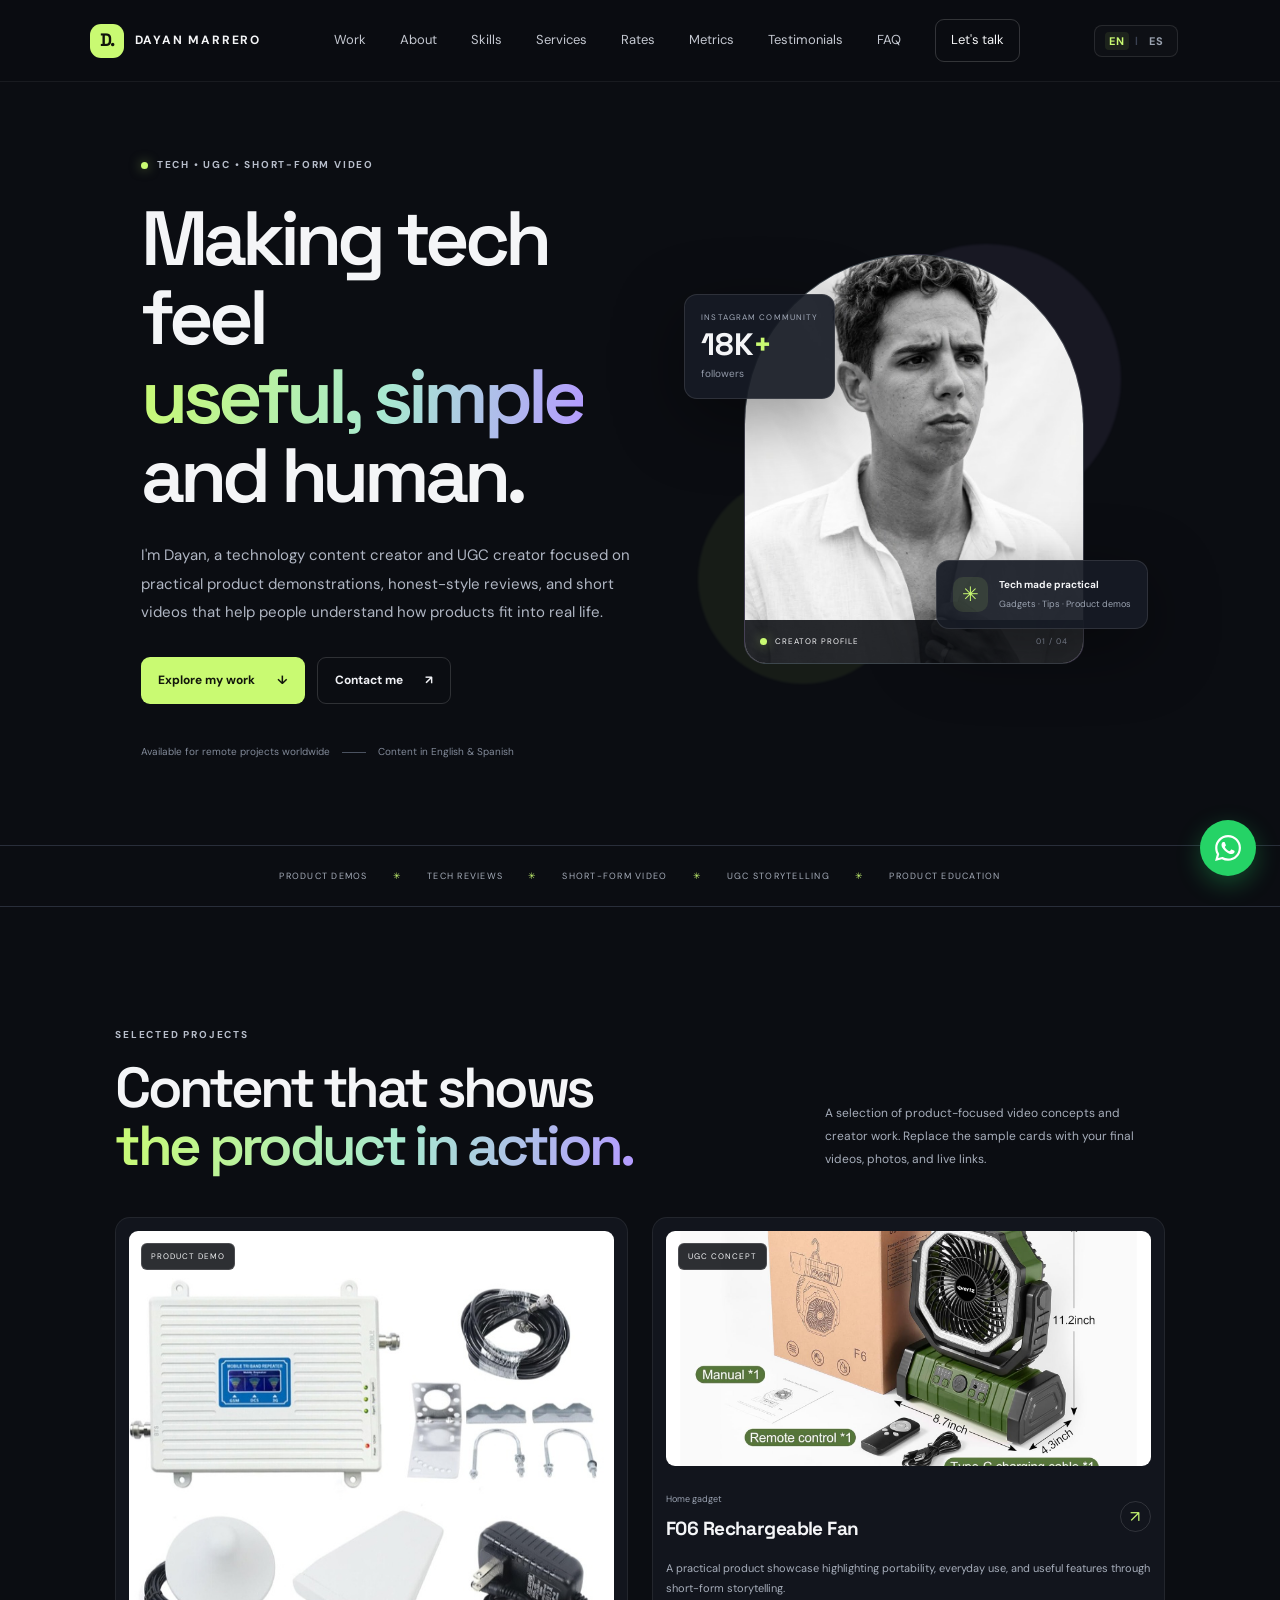
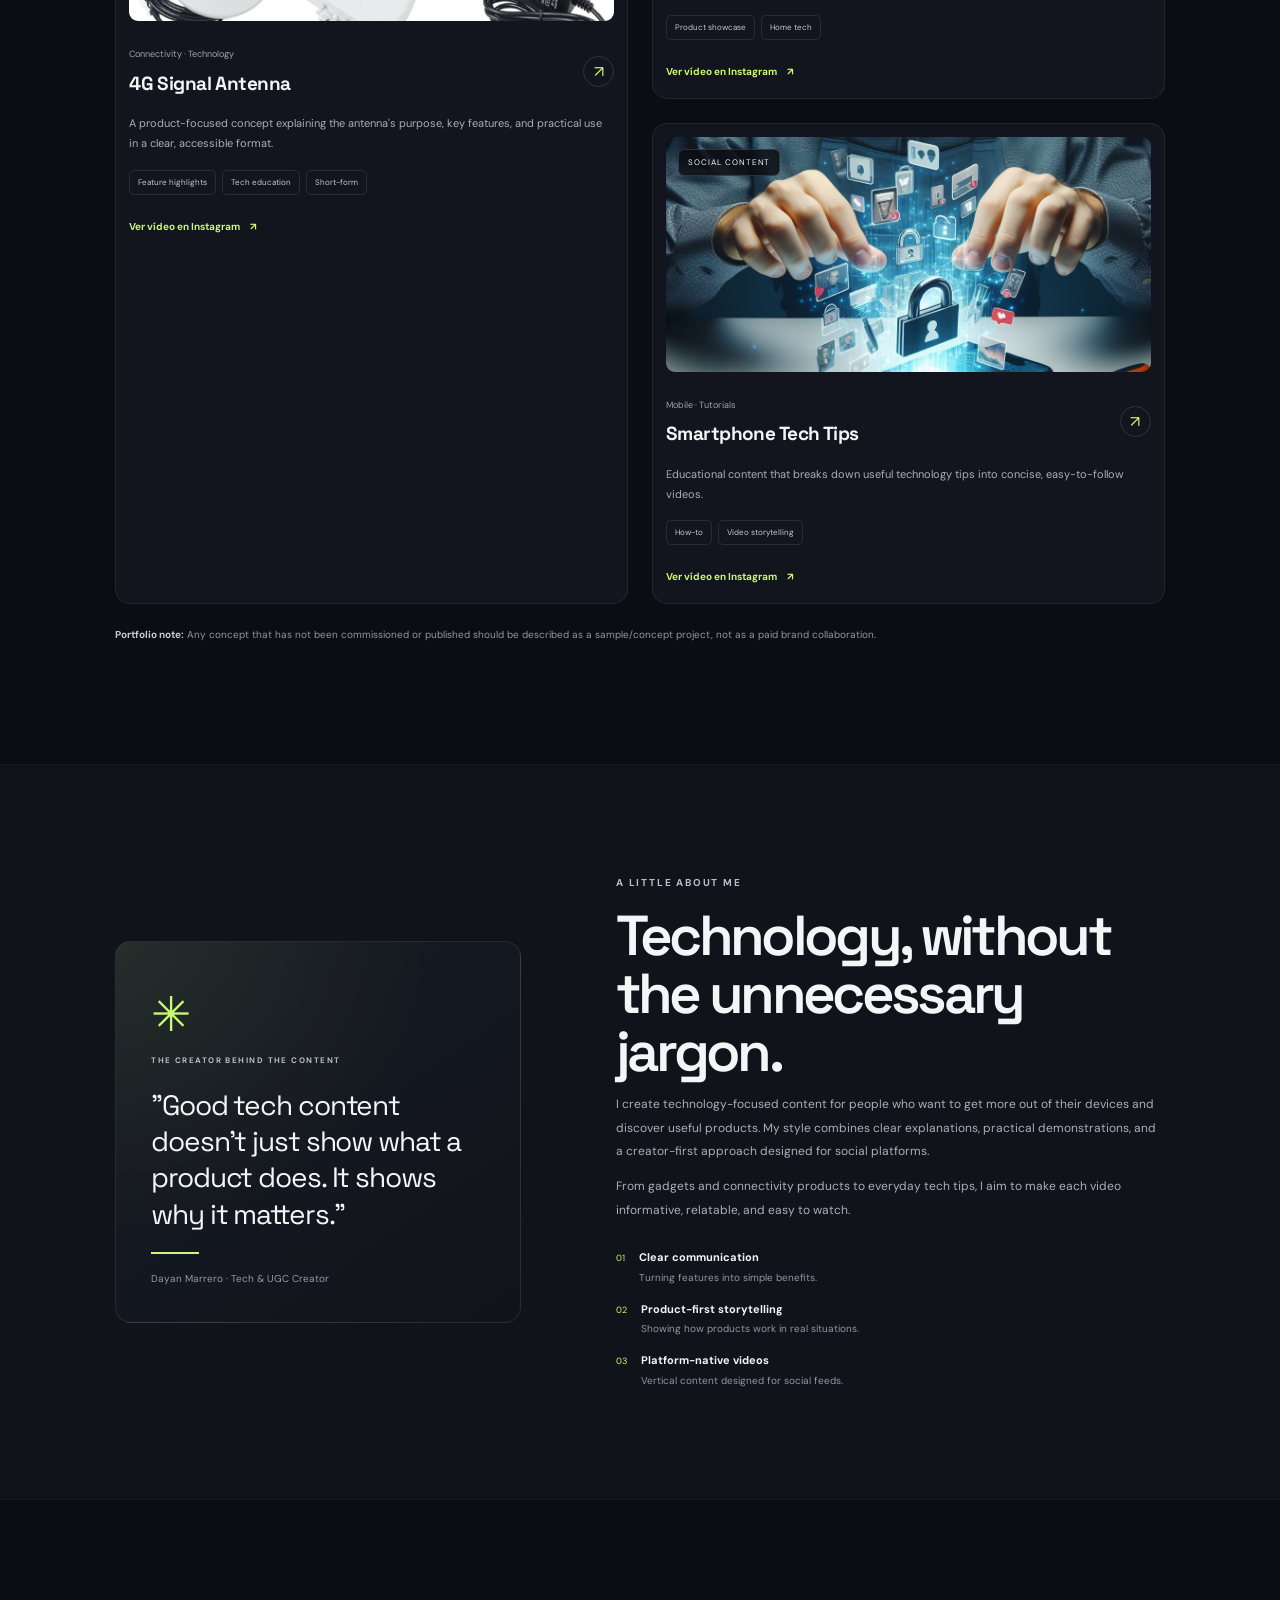
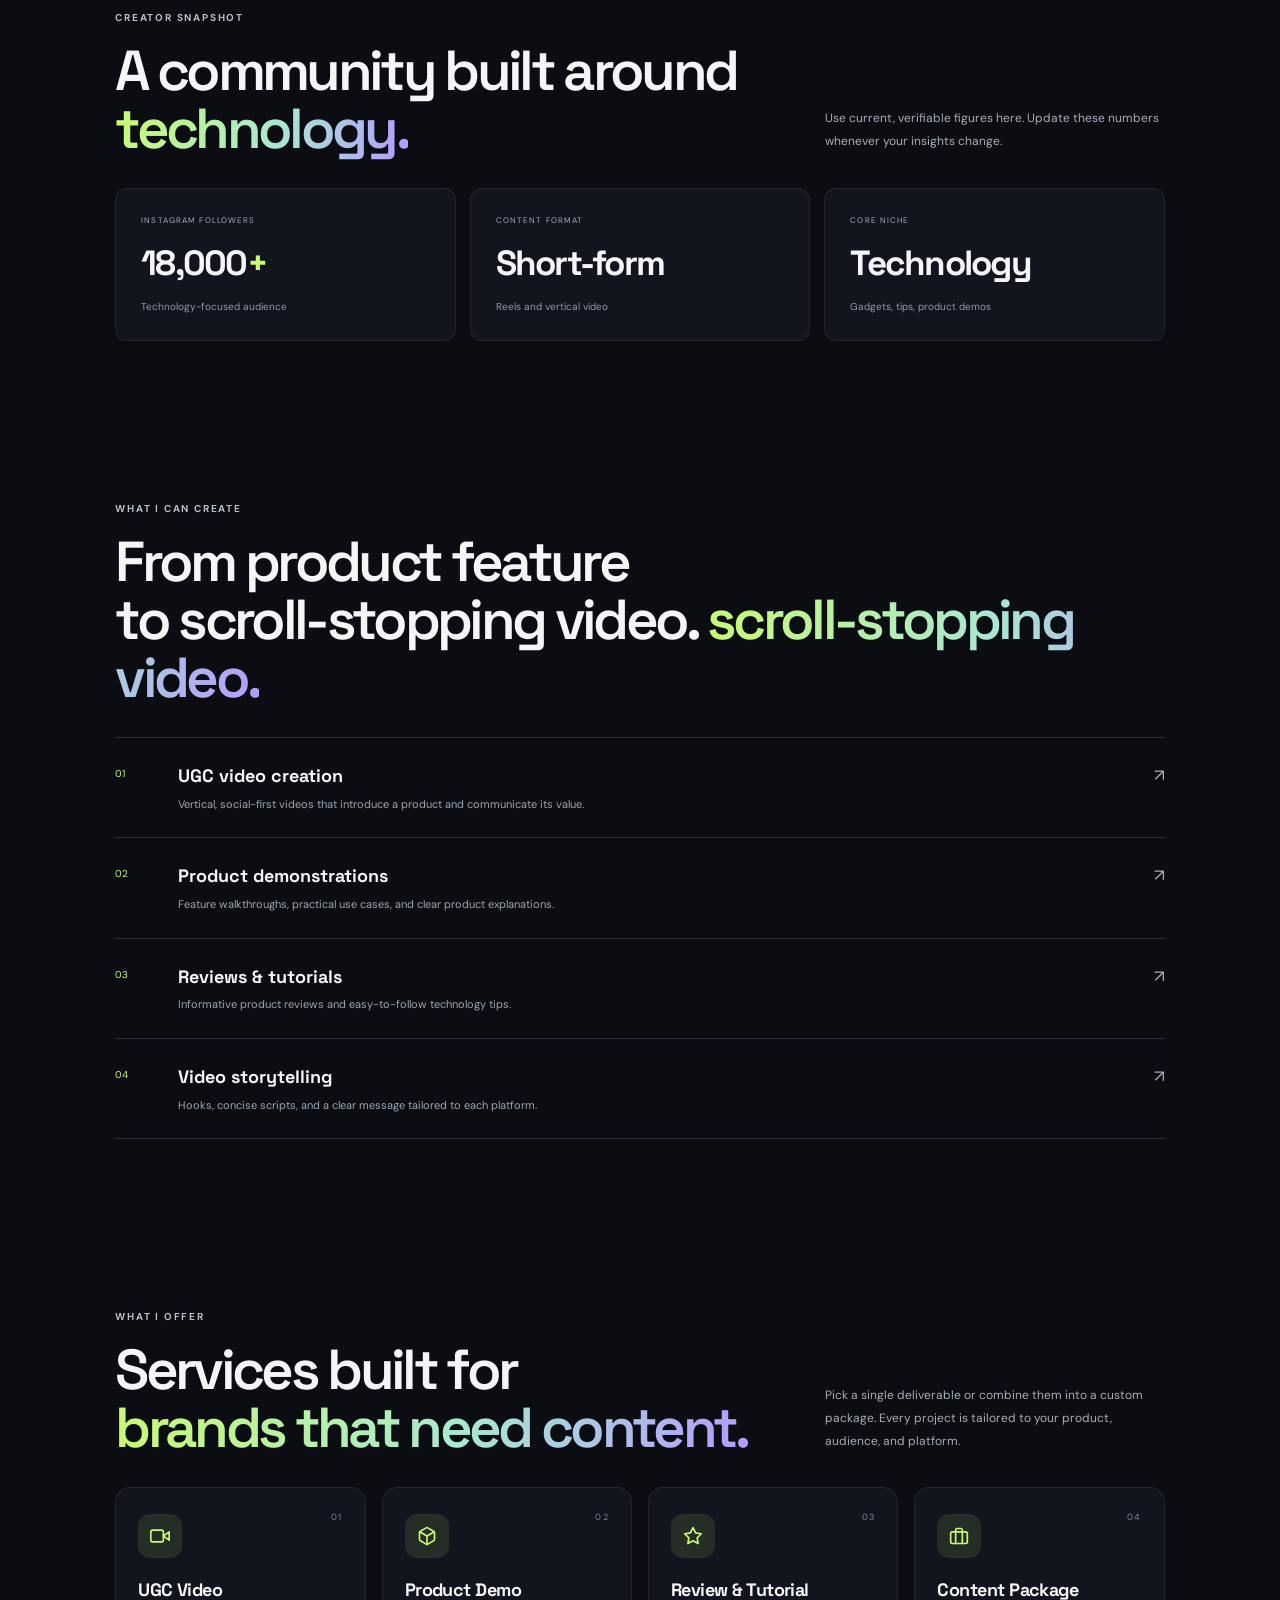
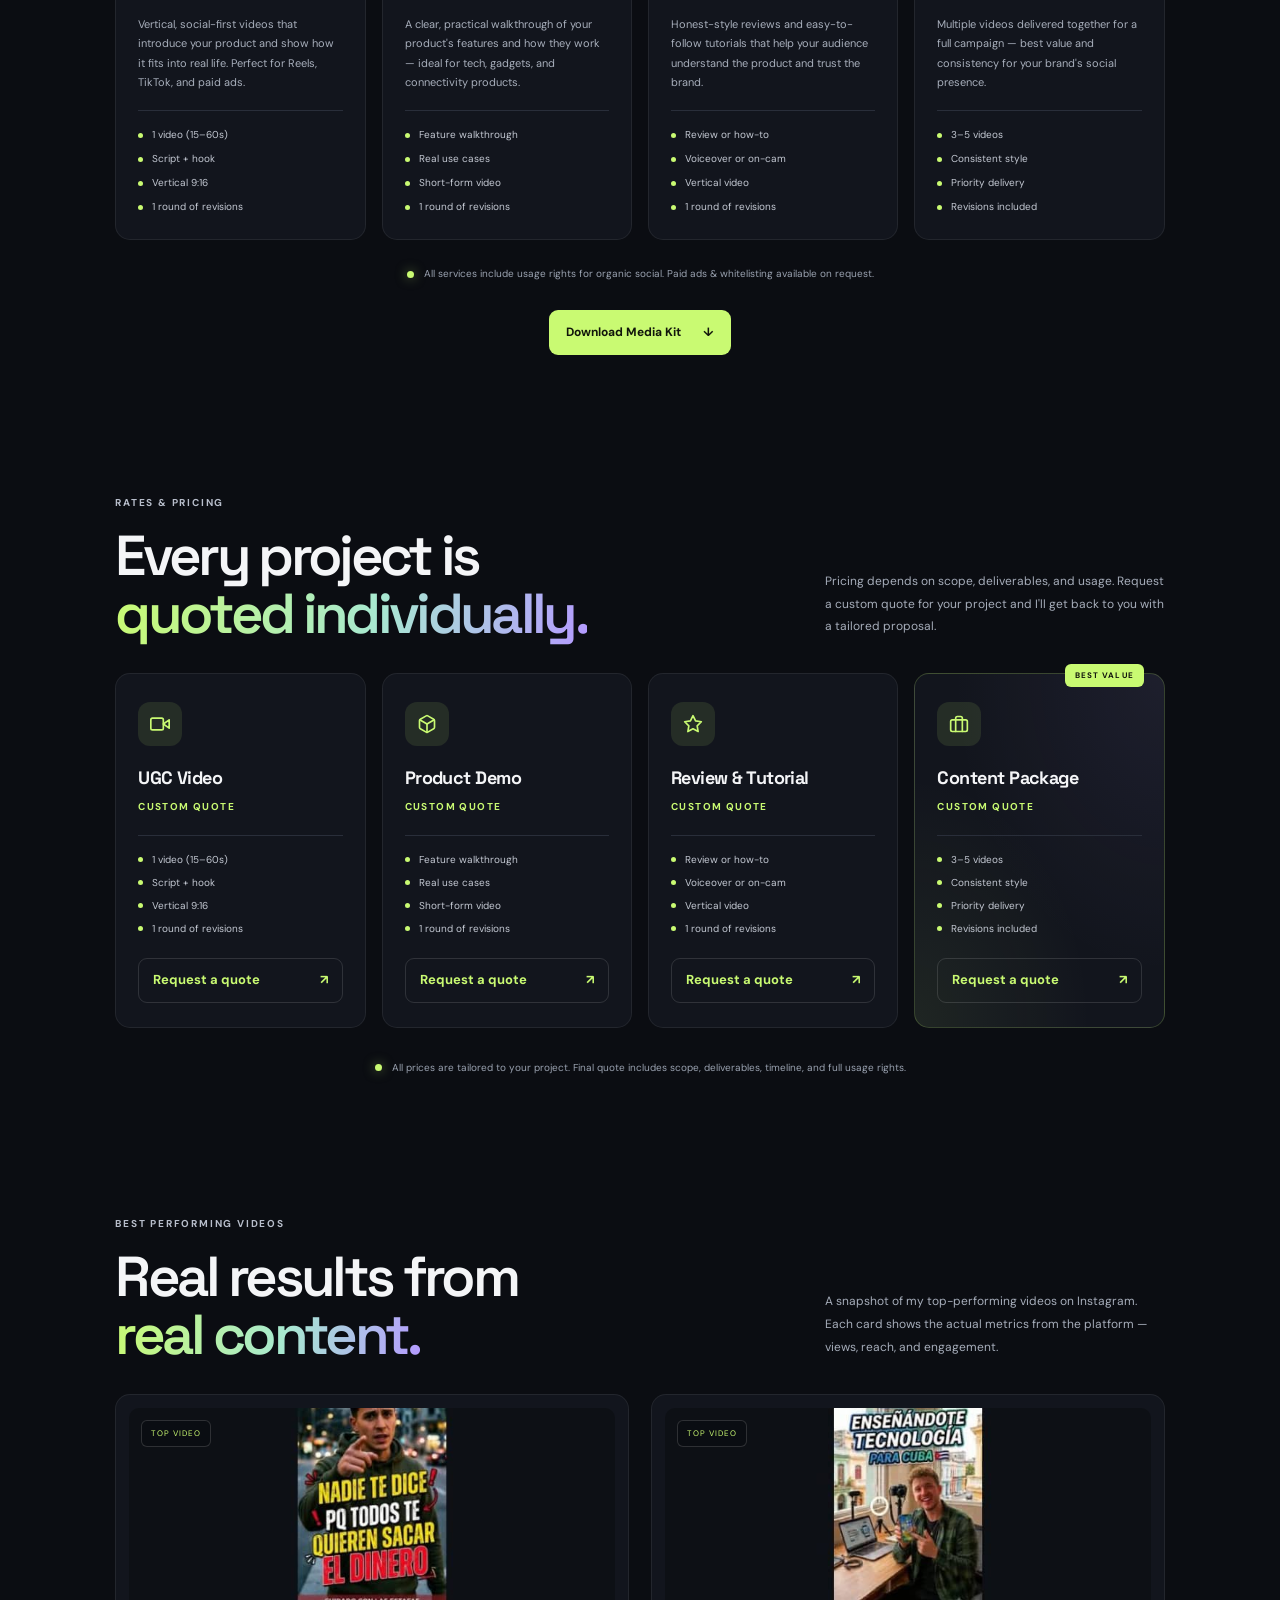
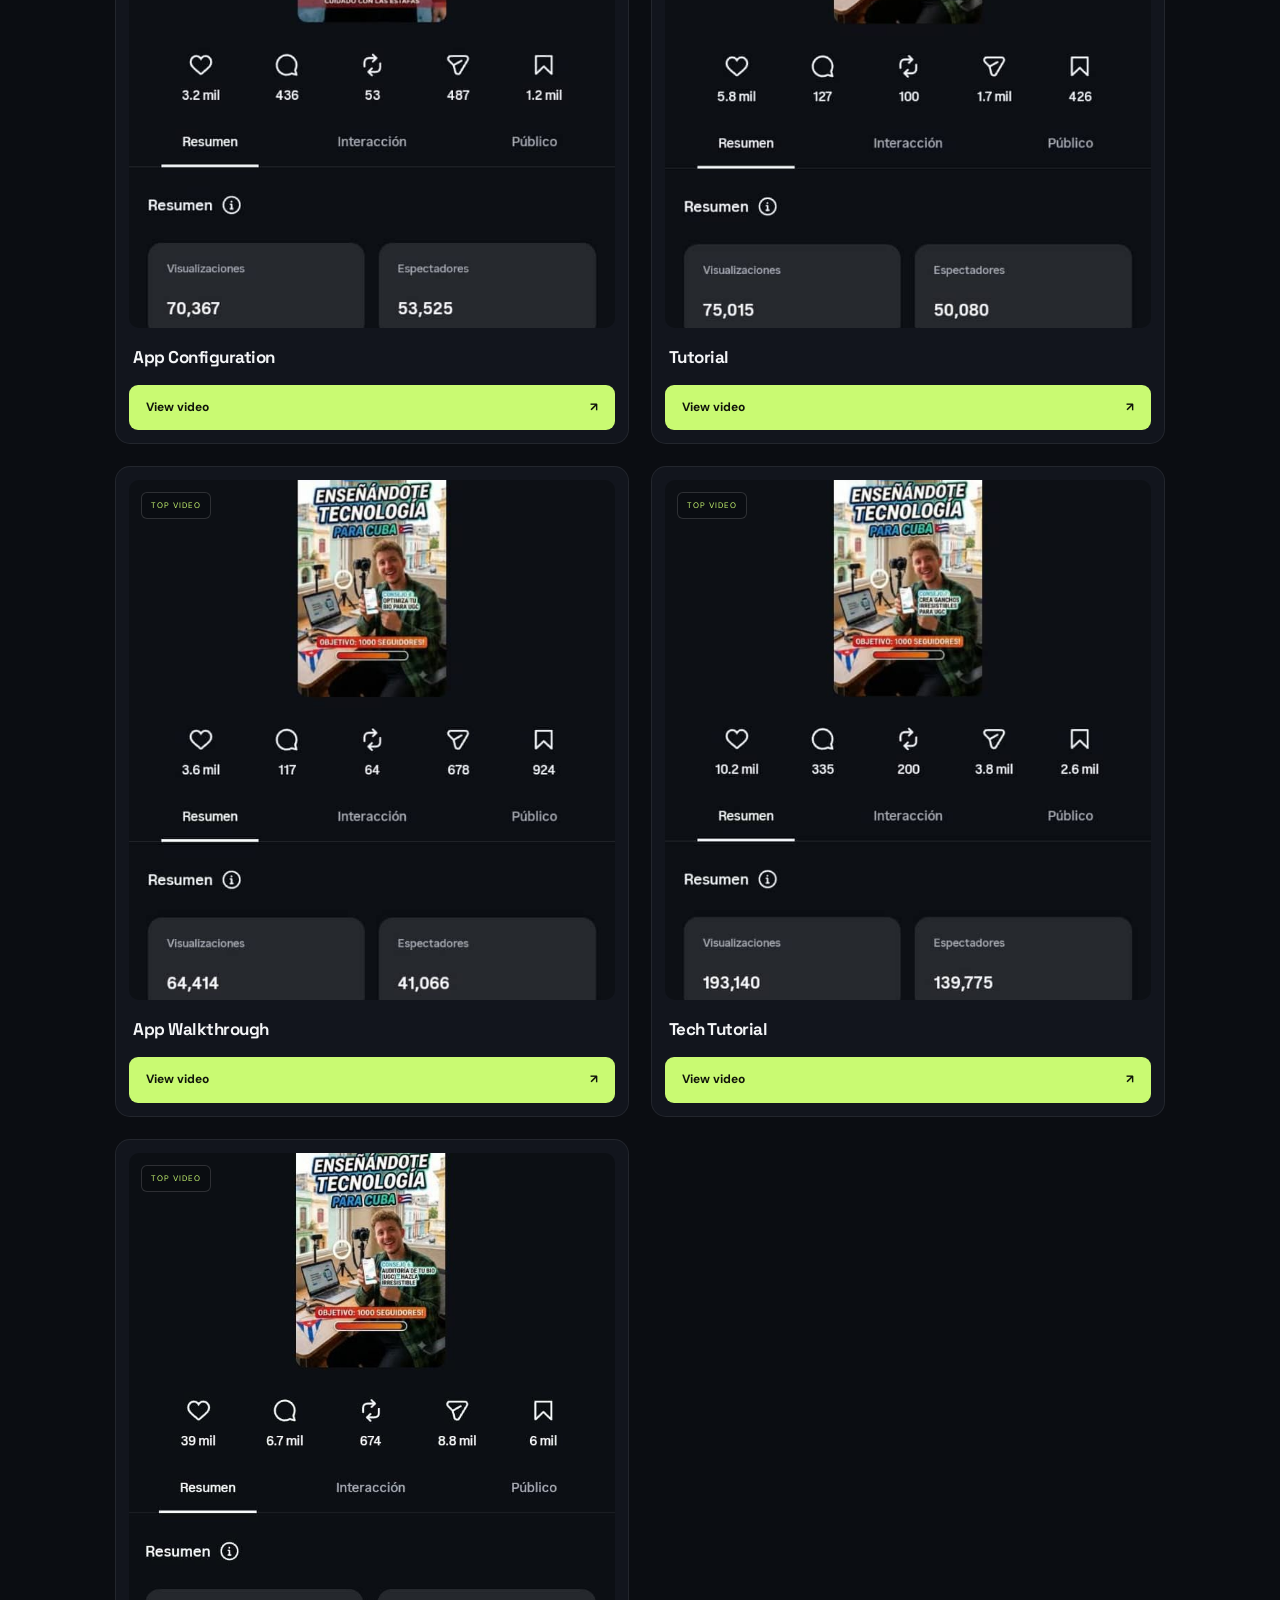
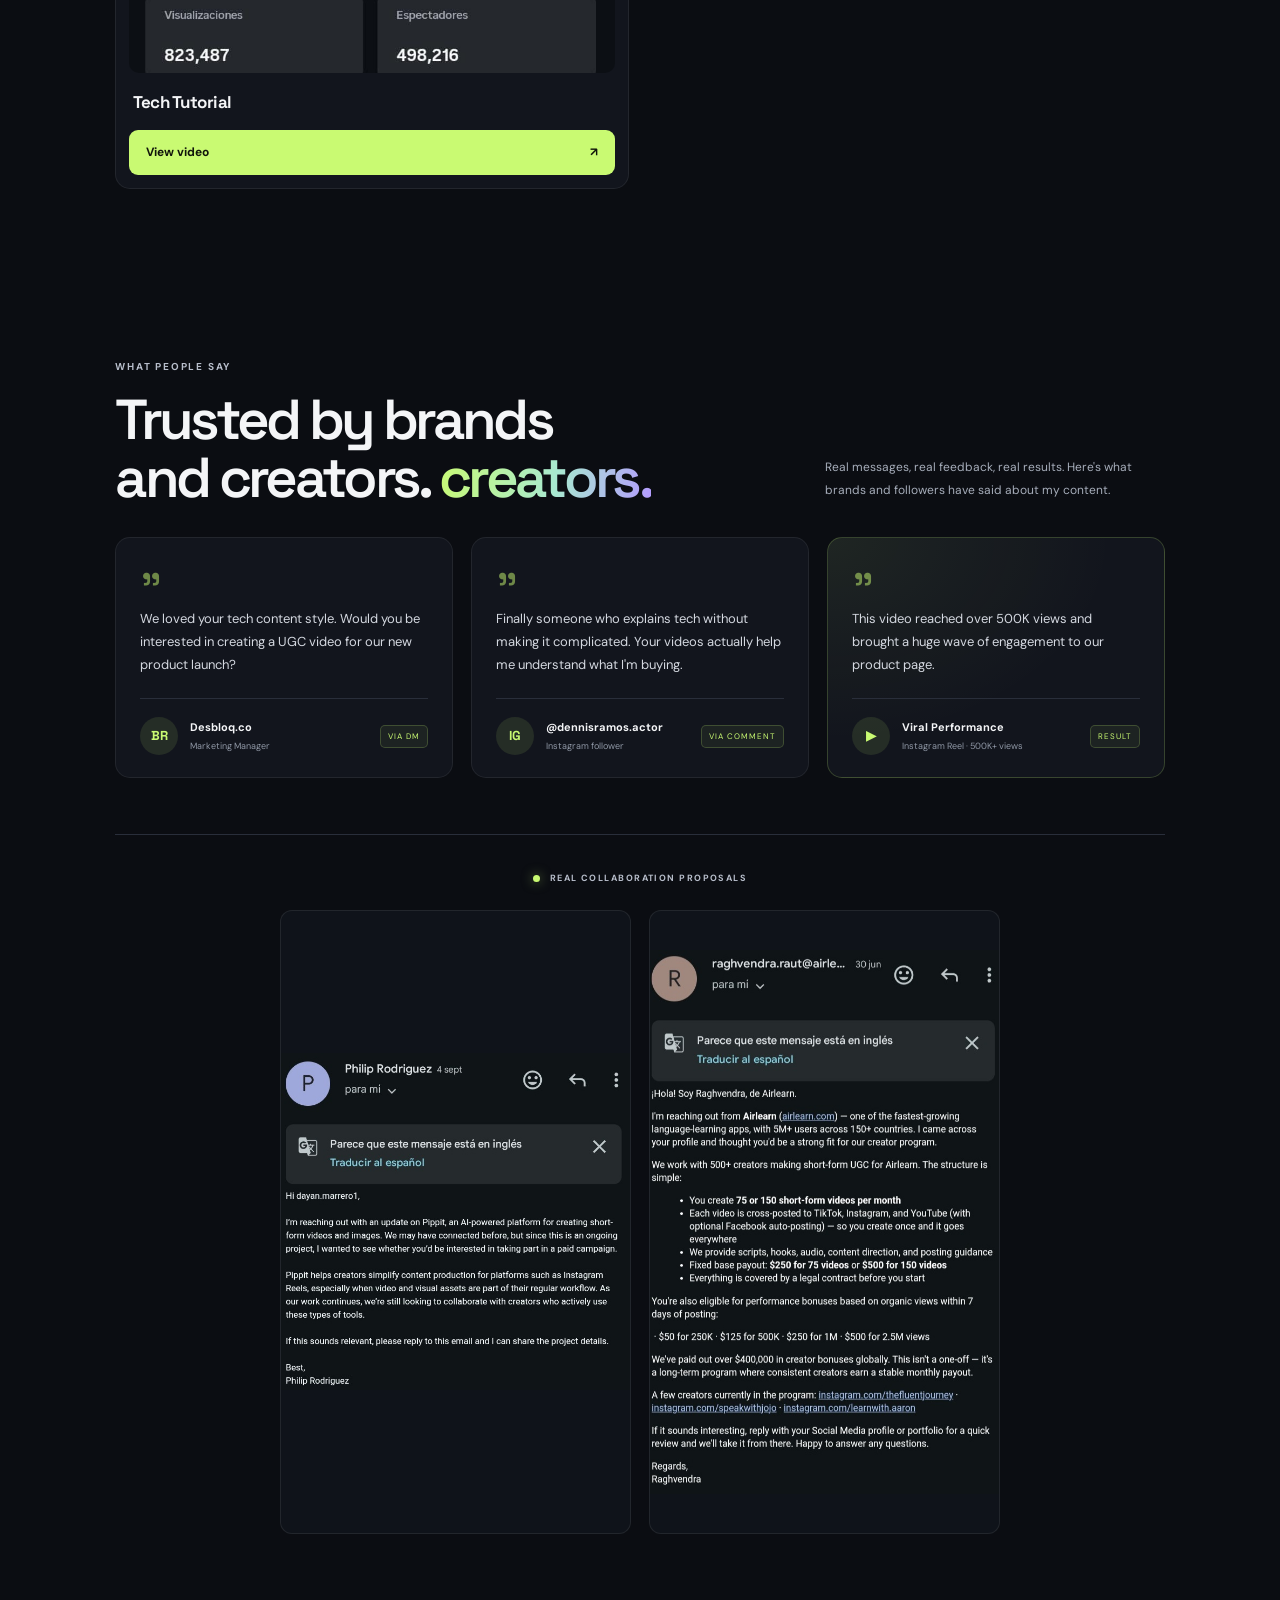
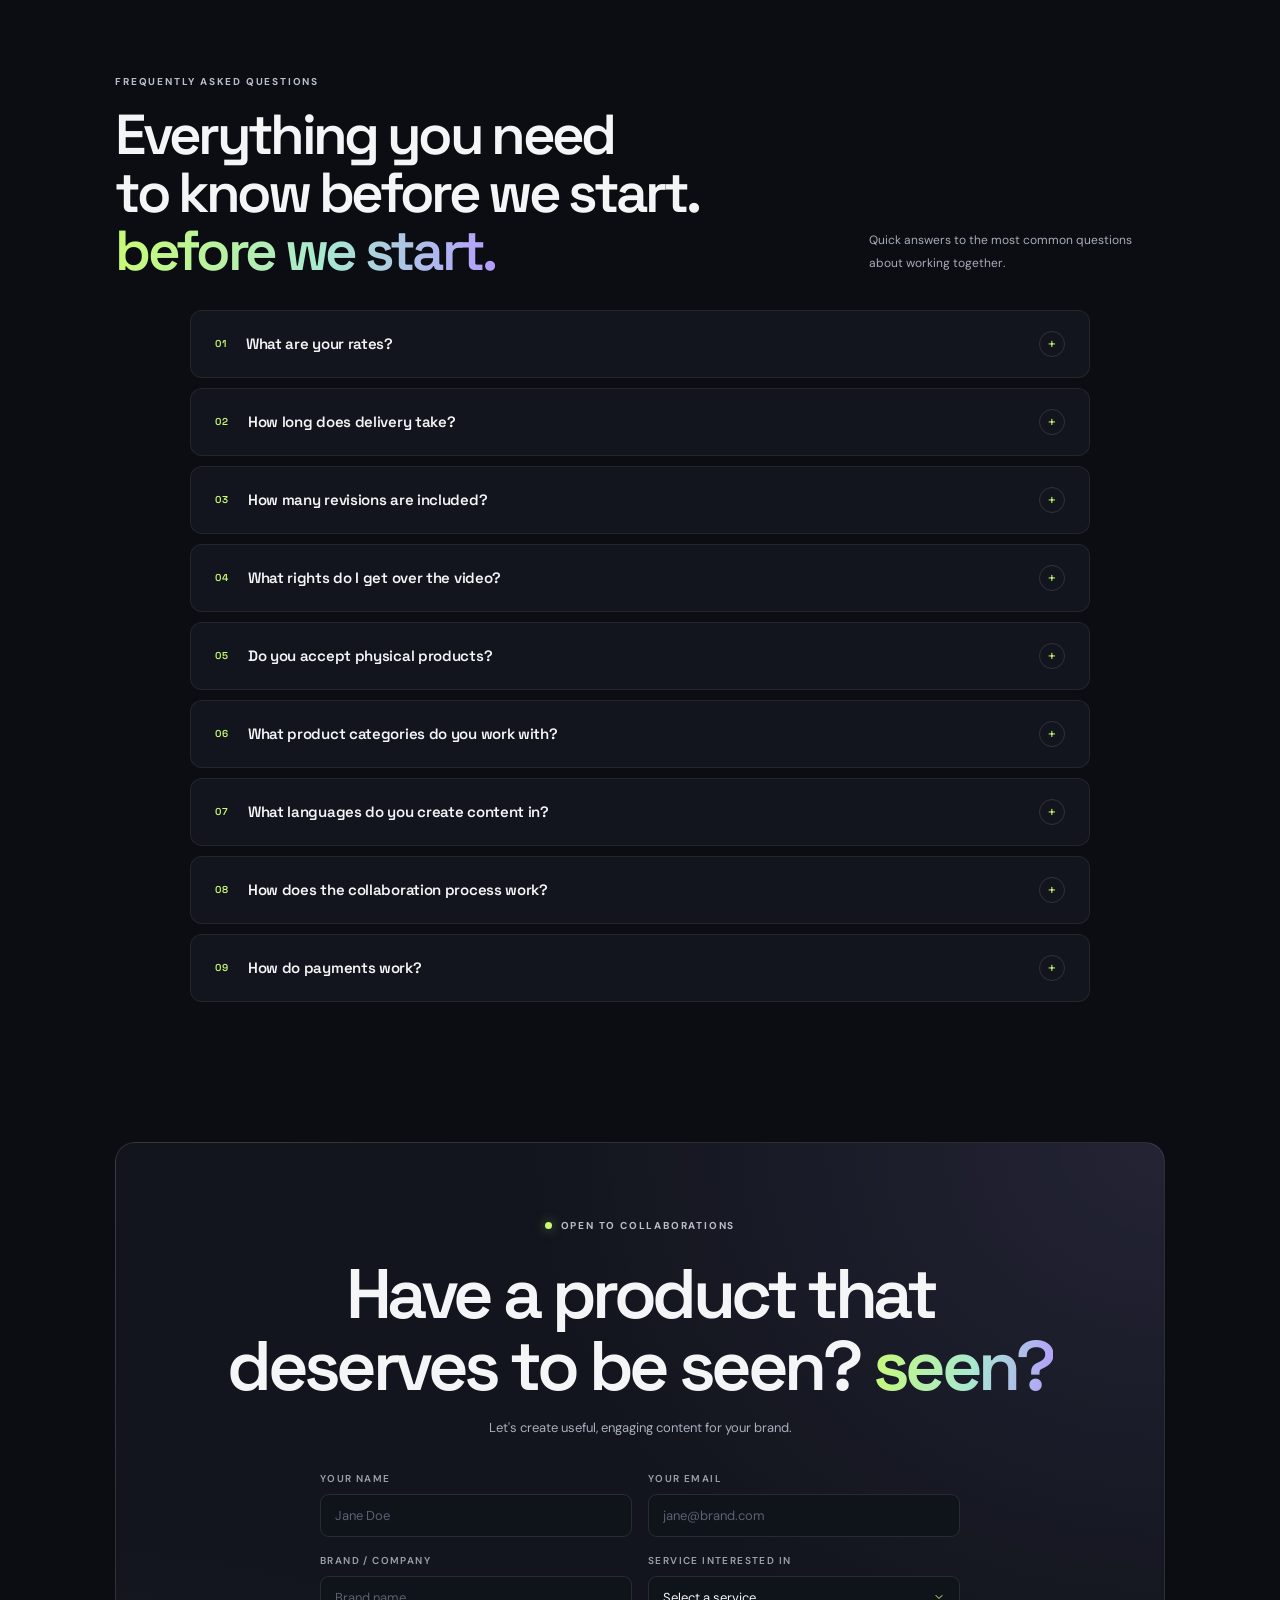
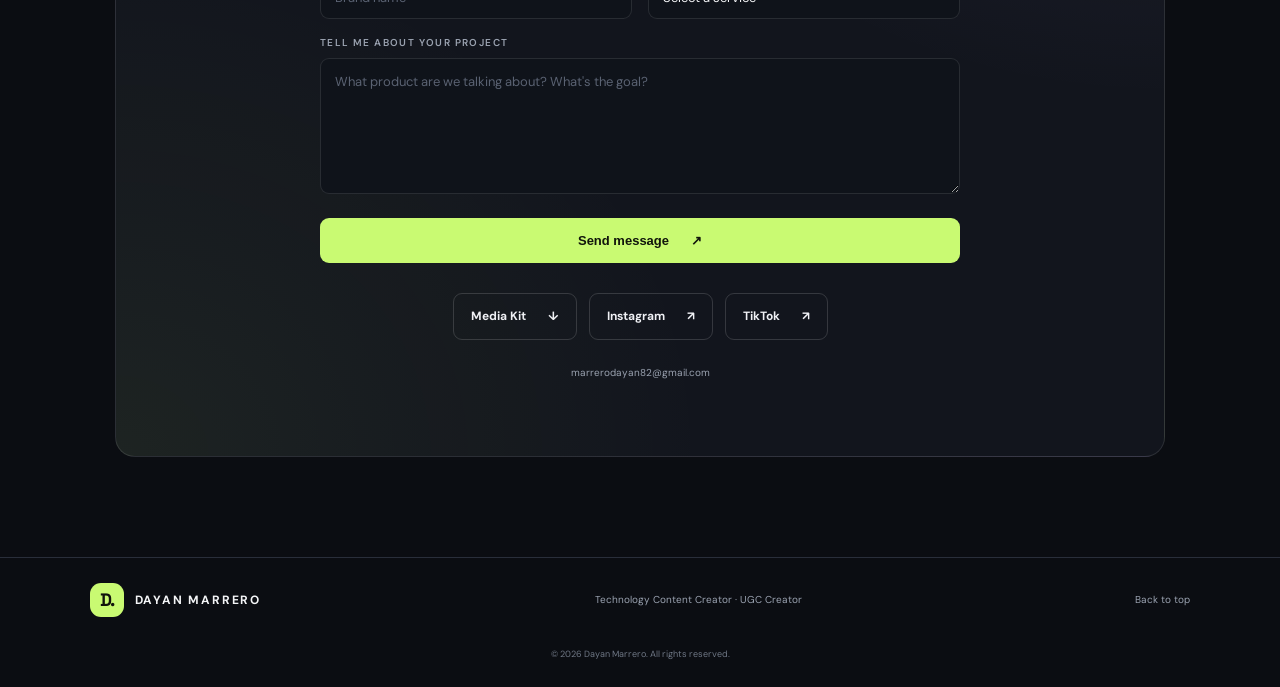
<file: index.html>
<!doctype html>
<html lang="en">
<head>
  <meta charset="utf-8">
  <meta name="viewport" content="width=device-width, initial-scale=1">
  <meta name="theme-color" content="#0b0d12">

  <!-- SEO básico -->
  <title>Dayan Marrero | Tech UGC Creator</title>
  <meta name="description" content="Dayan Marrero — technology content creator and UGC creator. Product demos, reviews and short-form video that make tech feel useful, simple and human.">
  <meta name="author" content="Dayan Marrero">
  <meta name="keywords" content="UGC creator, tech content creator, product demos, short-form video, tech reviews, gadget content, bilingual creator, English Spanish creator">
  <meta name="robots" content="index, follow, max-image-preview:large, max-snippet:-1, max-video-preview:-1">
  <meta name="language" content="English">
  <meta name="revisit-after" content="7 days">
  <meta name="rating" content="general">
  <link rel="canonical" href="https://dayan-marrero.pages.dev/">
    <meta name="google-site-verification" content="OxTQiyseUjbKFJmPQUBmxYDB08Tdpk_fV5X0iD4bZkc">

  <!-- App-like en móviles -->
  <meta name="msapplication-TileColor" content="#0b0d12">
  <meta name="apple-mobile-web-app-capable" content="yes">
  <meta name="apple-mobile-web-app-status-bar-style" content="black-translucent">
  <meta name="apple-mobile-web-app-title" content="Dayan Marrero">
  <meta name="format-detection" content="telephone=no">

  <!-- Favicon -->
    <!-- Favicon -->
  <link rel="icon" type="image/svg+xml" href="data:image/svg+xml,%3Csvg xmlns='http://www.w3.org/2000/svg' viewBox='0 0 100 100'%3E%3Crect width='100' height='100' rx='22' fill='%23c9fa72'/%3E%3Ctext x='50' y='72' font-family='Arial,sans-serif' font-size='68' font-weight='bold' text-anchor='middle' fill='%2310130b'%3ED.%3C/text%3E%3C/svg%3E">
  <link rel="icon" type="image/png" sizes="32x32" href="/assets/favicon/favicon-32x32.png">
  <link rel="icon" type="image/png" sizes="16x16" href="/assets/favicon/favicon-16x16.png">
  <link rel="shortcut icon" href="/assets/favicon/favicon.ico">
  <link rel="apple-touch-icon" sizes="180x180" href="/assets/favicon/apple-touch-icon.png">
  <link rel="manifest" href="/assets/favicon/site.webmanifest">

  <!-- Open Graph -->
  <meta property="og:type" content="website">
  <meta property="og:title" content="Dayan Marrero | Tech UGC Creator">
  <meta property="og:description" content="Technology content creator & UGC creator. Product demos, reviews and short-form video that make tech feel useful, simple and human.">
  <meta property="og:image" content="https://dayan-marrero.pages.dev/assets/images/og-image.jpg">
  <meta property="og:url" content="https://dayan-marrero.pages.dev/">
  <meta property="og:site_name" content="Dayan Marrero">

  <!-- Twitter / X -->
  <meta name="twitter:card" content="summary_large_image">
  <meta name="twitter:title" content="Dayan Marrero | Tech UGC Creator">
  <meta name="twitter:description" content="Technology content creator & UGC creator. Product demos, reviews and short-form video.">
  <meta name="twitter:image" content="https://dayan-marrero.pages.dev/assets/images/og-image.jpg">

  <!-- Fuentes -->
  <link rel="preconnect" href="https://fonts.googleapis.com">
  <link rel="preconnect" href="https://fonts.gstatic.com" crossorigin>
  <link href="https://fonts.googleapis.com/css2?family=DM+Sans:wght@400;500;600;700&family=Space+Grotesk:wght@400;500;600;700&display=swap" rel="stylesheet">

  <!-- Estilos -->
  <link rel="stylesheet" href="styles.css">
  <link rel="stylesheet" href="https://unpkg.com/aos@2.3.1/dist/aos.css">

  <!-- Cloudflare Web Analytics -->
  <script type='module' src='https://static.cloudflareinsights.com/beacon.min.js' data-cf-beacon='{"token": "61dced39091f455983e498f2feaa5e82"}'></script>

  <link rel="sitemap" type="application/xml" href="/sitemap.xml">
</head>
<body>
  <div class="site-shell">
    <header class="topbar">
      <a class="brand" href="#home" aria-label="Dayan home">
        <span class="brand-mark">D.</span>
        <span>DAYAN MARRERO</span>
      </a>

      <nav class="nav" aria-label="Main navigation">
        <a href="#work" data-i18n="nav.work">Work</a>
        <a href="#about" data-i18n="nav.about">About</a>
        <a href="#skills" data-i18n="nav.skills">Skills</a>
        <a href="#services" data-i18n="nav.services">Services</a>
        <a href="#rates" data-i18n="nav.rates">Rates</a>
        <a href="#metrics" data-i18n="nav.metrics">Metrics</a>
        <a href="#testimonials" data-i18n="nav.testimonials">Testimonials</a>
        <a href="#faq" data-i18n="nav.faq">FAQ</a>
        <a href="#contact" class="nav-cta" data-i18n="nav.contact">Let's talk <span>↗</span></a>
      </nav>

      <div class="lang-toggle" role="group" aria-label="Language selector">
        <button class="lang-btn active" data-lang="en" aria-label="Switch to English">EN</button>
        <span class="lang-sep">|</span>
        <button class="lang-btn" data-lang="es" aria-label="Cambiar a español">ES</button>
      </div>

      <button class="menu-toggle" aria-label="Open menu" aria-expanded="false">☰</button>
    </header>

    <main>
      <section class="hero section" id="home">
        <div class="hero-copy">
          <div class="eyebrow"><span class="live-dot"></span> <span data-i18n="hero.eyebrow">TECH • UGC • SHORT-FORM VIDEO</span></div>
          <h1><span data-i18n="hero.title1">Making tech feel</span><br> <span class="gradient-text" data-i18n="hero.title2">useful, simple</span><br><span data-i18n="hero.title3">and human.</span></h1>
          <p class="hero-intro" data-i18n="hero.intro">I'm Dayan, a technology content creator and UGC creator focused on practical product demonstrations, honest-style reviews, and short videos that help people understand how products fit into real life.</p>
          <div class="hero-actions">
            <a class="button button-primary" href="#work"><span data-i18n="hero.cta1">Explore my work</span> <span>↓</span></a>
            <a class="button button-quiet" href="#contact"><span data-i18n="hero.cta2">Contact me</span> <span>↗</span></a>
          </div>
          <div class="hero-meta">
            <span data-i18n="hero.meta1">Available for remote projects worldwide</span>
            <span class="meta-line"></span>
            <span data-i18n="hero.meta2">Content in English & Spanish</span>
          </div>
        </div>
        <div class="hero-visual">
          <div class="orb orb-one"></div><div class="orb orb-two"></div>
          <div class="portrait-frame">
            <img src="assets/images/dayan-portrait.jpg" alt="Portrait of Dayan Marrero" onerror="this.style.display='none'; this.nextElementSibling.style.display='grid'">
            <div class="portrait-placeholder"><span class="placeholder-icon">DM</span><span>Add your portrait</span><small>assets/images/dayan-portrait.jpg</small></div>
            <div class="portrait-label"><span class="label-dot"></span> CREATOR PROFILE <span>01 / 04</span></div>
          </div>
          <div class="floating-card followers-card">
            <span class="mini-label" data-i18n="hero.followers">INSTAGRAM COMMUNITY</span>
            <strong>18K<span>+</span></strong>
            <span class="muted" data-i18n="hero.followersLabel">followers</span>
          </div>
          <div class="floating-card niche-card">
            <span class="niche-icon">✳</span>
            <div>
              <strong data-i18n="hero.niche">Tech made practical</strong>
              <small data-i18n="hero.nicheSub">Gadgets · Tips · Product demos</small>
            </div>
          </div>
        </div>
      </section>

      <section class="proof-strip" aria-label="Content specialties">
        <span data-i18n="proof.1">PRODUCT DEMOS</span><i>✳</i>
        <span data-i18n="proof.2">TECH REVIEWS</span><i>✳</i>
        <span data-i18n="proof.3">SHORT-FORM VIDEO</span><i>✳</i>
        <span data-i18n="proof.4">UGC STORYTELLING</span><i>✳</i>
        <span data-i18n="proof.5">PRODUCT EDUCATION</span>
      </section>

      <section class="section work-section" id="work">
        <div class="section-heading" data-aos="fade-up">
          <div>
            <div class="eyebrow" data-i18n="work.eyebrow">SELECTED PROJECTS</div>
            <h2><span data-i18n="work.title1">Content that shows</span><br><span class="gradient-text" data-i18n="work.title2">the product in action.</span></h2>
          </div>
          <p data-i18n="work.desc">A selection of product-focused video concepts and creator work. Replace the sample cards with your final videos, photos, and live links.</p>
        </div>
        <div class="work-grid">

          <article class="project-card project-featured" data-aos="fade-up" data-aos-delay="0">
            <div class="project-media media-antenna">
              <img src="assets/images/4g-antenna.jpg" alt="4G signal antenna project" onerror="this.style.display='none'; this.nextElementSibling.style.display='grid'">
              <div class="media-placeholder">
                <span>01</span>
                <strong>4G Signal Antenna</strong>
                <small>Add product image</small>
              </div>
              <span class="media-tag">PRODUCT DEMO</span>
            </div>
            <div class="project-info">
              <div>
                <span class="project-type">Connectivity · Technology</span>
                <h3>4G Signal Antenna</h3>
              </div>
              <span class="project-arrow">↗</span>
            </div>
            <p>A product-focused concept explaining the antenna's purpose, key features, and practical use in a clear, accessible format.</p>
            <div class="tag-row">
              <span>Feature highlights</span>
              <span>Tech education</span>
              <span>Short-form</span>
            </div>
            <a class="text-link" href="https://www.instagram.com/reel/Dcw5UQqBp1w/?stkn=bjcwcWwxaTFidnZ4" target="_blank" rel="noopener noreferrer">
              Ver vídeo en Instagram <span>↗</span>
            </a>
          </article>

          <article class="project-card" data-aos="fade-up" data-aos-delay="100">
            <div class="project-media media-fan">
              <img src="assets/images/f06-fan.png" alt="Rechargeable F06 fan project" onerror="this.style.display='none'; this.nextElementSibling.style.display='grid'">
              <div class="media-placeholder">
                <span>02</span>
                <strong>F06 Rechargeable Fan</strong>
                <small>Add product image</small>
              </div>
              <span class="media-tag">UGC CONCEPT</span>
            </div>
            <div class="project-info">
              <div>
                <span class="project-type">Home gadget</span>
                <h3>F06 Rechargeable Fan</h3>
              </div>
              <span class="project-arrow">↗</span>
            </div>
            <p>A practical product showcase highlighting portability, everyday use, and useful features through short-form storytelling.</p>
            <div class="tag-row">
              <span>Product showcase</span>
              <span>Home tech</span>
            </div>
            <a class="text-link" href="https://www.instagram.com/reel/DcUehvKPMCz/?stkn=cWtydGo4OWx2YTdr" target="_blank" rel="noopener noreferrer">
              Ver vídeo en Instagram <span>↗</span>
            </a>
          </article>

          <article class="project-card" data-aos="fade-up" data-aos-delay="200">
            <div class="project-media media-smartphone">
              <img src="assets/images/smartphone-tech.jpg" alt="Smartphone technology content project" onerror="this.style.display='none'; this.nextElementSibling.style.display='grid'">
              <div class="media-placeholder">
                <span>03</span>
                <strong>Smartphone Tech Tips</strong>
                <small>Add a video cover</small>
              </div>
              <span class="media-tag">SOCIAL CONTENT</span>
            </div>
            <div class="project-info">
              <div>
                <span class="project-type">Mobile · Tutorials</span>
                <h3>Smartphone Tech Tips</h3>
              </div>
              <span class="project-arrow">↗</span>
            </div>
            <p>Educational content that breaks down useful technology tips into concise, easy-to-follow videos.</p>
            <div class="tag-row">
              <span>How-to</span>
              <span>Video storytelling</span>
            </div>
            <a class="text-link" href="https://www.instagram.com/reel/DchU4D2PwNi/?stkn=Z3NoOWQ0enZtMHRo" target="_blank" rel="noopener noreferrer">
              Ver vídeo en Instagram <span>↗</span>
            </a>
          </article>
        </div>
        <p class="project-note"><strong>Portfolio note:</strong> Any concept that has not been commissioned or published should be described as a sample/concept project, not as a paid brand collaboration.</p>
      </section>

      <section class="about-section section" id="about">
        <div class="about-visual">
          <div class="about-panel" data-aos="fade-right">
            <span class="about-symbol">✳</span>
            <span class="eyebrow" data-i18n="about.eyebrow">THE CREATOR BEHIND THE CONTENT</span>
            <div class="big-quote" data-i18n="about.quote">"Good tech content doesn't just show what a product does. It shows why it matters."</div>
            <div class="quote-line"></div>
            <span class="muted" data-i18n="about.author">Dayan Marrero · Tech & UGC Creator</span>
          </div>
        </div>
        <div class="about-copy" data-aos="fade-left">
          <div class="eyebrow" data-i18n="about.eyebrow2">A LITTLE ABOUT ME</div>
          <h2><span data-i18n="about.title1">Technology, without</span><br><span data-i18n="about.title2">the unnecessary jargon.</span></h2>
          <p data-i18n="about.p1">I create technology-focused content for people who want to get more out of their devices and discover useful products. My style combines clear explanations, practical demonstrations, and a creator-first approach designed for social platforms.</p>
          <p data-i18n="about.p2">From gadgets and connectivity products to everyday tech tips, I aim to make each video informative, relatable, and easy to watch.</p>
          <div class="about-points">
            <div><span>01</span><div><strong data-i18n="about.point1">Clear communication</strong><small data-i18n="about.point1sub">Turning features into simple benefits.</small></div></div>
            <div><span>02</span><div><strong data-i18n="about.point2">Product-first storytelling</strong><small data-i18n="about.point2sub">Showing how products work in real situations.</small></div></div>
            <div><span>03</span><div><strong data-i18n="about.point3">Platform-native videos</strong><small data-i18n="about.point3sub">Vertical content designed for social feeds.</small></div></div>
          </div>
        </div>
      </section>

      <section class="stats-section section" aria-label="Creator statistics">
        <div class="section-heading compact" data-aos="fade-up">
          <div>
            <div class="eyebrow" data-i18n="stats.eyebrow">CREATOR SNAPSHOT</div>
            <h2><span data-i18n="stats.title1">A community built around</span> <span class="gradient-text" data-i18n="stats.title2">technology.</span></h2>
          </div>
          <p data-i18n="stats.desc">Use current, verifiable figures here. Update these numbers whenever your insights change.</p>
        </div>
        <div class="stats-grid">
          <div class="stat-card" data-aos="fade-up" data-aos-delay="0">
            <span class="stat-label" data-i18n="stats.followers">INSTAGRAM FOLLOWERS</span>
            <strong>18,000<span>+</span></strong>
            <small data-i18n="stats.followersSub">Technology-focused audience</small>
          </div>
          <div class="stat-card" data-aos="fade-up" data-aos-delay="100">
            <span class="stat-label" data-i18n="stats.format">CONTENT FORMAT</span>
            <strong data-i18n="stats.formatValue">Short-form</strong>
            <small data-i18n="stats.formatSub">Reels and vertical video</small>
          </div>
          <div class="stat-card" data-aos="fade-up" data-aos-delay="200">
            <span class="stat-label" data-i18n="stats.niche">CORE NICHE</span>
            <strong data-i18n="stats.nicheValue">Technology</strong>
            <small data-i18n="stats.nicheSub">Gadgets, tips, product demos</small>
          </div>
        </div>
      </section>

      <section class="section skills-section" id="skills">
        <div class="section-heading compact" data-aos="fade-up">
          <div>
            <div class="eyebrow" data-i18n="skills.eyebrow">WHAT I CAN CREATE</div>
            <h2><span data-i18n="skills.title1">From product feature</span><br><span data-i18n="skills.title2">to</span> <span class="gradient-text" data-i18n="skills.title3">scroll-stopping video.</span></h2>
          </div>
        </div>
        <div class="skills-grid">
          <div class="skill-item" data-aos="fade-up" data-aos-delay="0"><span class="skill-number">01</span><div><h3 data-i18n="skills.s1">UGC video creation</h3><p data-i18n="skills.s1desc">Vertical, social-first videos that introduce a product and communicate its value.</p></div><span class="skill-icon">↗</span></div>
          <div class="skill-item" data-aos="fade-up" data-aos-delay="100"><span class="skill-number">02</span><div><h3 data-i18n="skills.s2">Product demonstrations</h3><p data-i18n="skills.s2desc">Feature walkthroughs, practical use cases, and clear product explanations.</p></div><span class="skill-icon">↗</span></div>
          <div class="skill-item" data-aos="fade-up" data-aos-delay="200"><span class="skill-number">03</span><div><h3 data-i18n="skills.s3">Reviews & tutorials</h3><p data-i18n="skills.s3desc">Informative product reviews and easy-to-follow technology tips.</p></div><span class="skill-icon">↗</span></div>
          <div class="skill-item" data-aos="fade-up" data-aos-delay="300"><span class="skill-number">04</span><div><h3 data-i18n="skills.s4">Video storytelling</h3><p data-i18n="skills.s4desc">Hooks, concise scripts, and a clear message tailored to each platform.</p></div><span class="skill-icon">↗</span></div>
        </div>
      </section>

      <section class="section services-section" id="services">
        <div class="section-heading compact" data-aos="fade-up">
          <div>
            <div class="eyebrow" data-i18n="services.eyebrow">WHAT I OFFER</div>
            <h2><span data-i18n="services.title1">Services built for</span><br><span class="gradient-text" data-i18n="services.title2">brands that need content.</span></h2>
          </div>
          <p data-i18n="services.desc">Pick a single deliverable or combine them into a custom package. Every project is tailored to your product, audience, and platform.</p>
        </div>

        <div class="services-grid">

          <article class="service-card" data-aos="fade-up" data-aos-delay="0">
            <div class="service-icon">
              <svg xmlns="http://www.w3.org/2000/svg" width="20" height="20" viewBox="0 0 24 24" fill="none" stroke="currentColor" stroke-width="2" stroke-linecap="round" stroke-linejoin="round">
                <polygon points="23 7 16 12 23 17 23 7"></polygon>
                <rect x="1" y="5" width="15" height="14" rx="2" ry="2"></rect>
              </svg>
            </div>
            <span class="service-number">01</span>
            <h3 data-i18n="services.ugc.title">UGC Video</h3>
            <p data-i18n="services.ugc.desc">Vertical, social-first videos that introduce your product and show how it fits into real life. Perfect for Reels, TikTok, and paid ads.</p>
            <ul class="service-list">
              <li data-i18n="services.ugc.li1">1 video (15–60s)</li>
              <li data-i18n="services.ugc.li2">Script + hook</li>
              <li data-i18n="services.ugc.li3">Vertical 9:16</li>
              <li data-i18n="services.ugc.li4">1 round of revisions</li>
            </ul>
          </article>

          <article class="service-card" data-aos="fade-up" data-aos-delay="100">
            <div class="service-icon">
              <svg xmlns="http://www.w3.org/2000/svg" width="20" height="20" viewBox="0 0 24 24" fill="none" stroke="currentColor" stroke-width="2" stroke-linecap="round" stroke-linejoin="round">
                <path d="M21 16V8a2 2 0 0 0-1-1.73l-7-4a2 2 0 0 0-2 0l-7 4A2 2 0 0 0 3 8v8a2 2 0 0 0 1 1.73l7 4a2 2 0 0 0 2 0l7-4A2 2 0 0 0 21 16z"></path>
                <polyline points="3.27 6.96 12 12.01 20.73 6.96"></polyline>
                <line x1="12" y1="22.08" x2="12" y2="12"></line>
              </svg>
            </div>
            <span class="service-number">02</span>
            <h3 data-i18n="services.demo.title">Product Demo</h3>
            <p data-i18n="services.demo.desc">A clear, practical walkthrough of your product's features and how they work — ideal for tech, gadgets, and connectivity products.</p>
            <ul class="service-list">
              <li data-i18n="services.demo.li1">Feature walkthrough</li>
              <li data-i18n="services.demo.li2">Real use cases</li>
              <li data-i18n="services.demo.li3">Short-form video</li>
              <li data-i18n="services.demo.li4">1 round of revisions</li>
            </ul>
          </article>

          <article class="service-card" data-aos="fade-up" data-aos-delay="200">
            <div class="service-icon">
              <svg xmlns="http://www.w3.org/2000/svg" width="20" height="20" viewBox="0 0 24 24" fill="none" stroke="currentColor" stroke-width="2" stroke-linecap="round" stroke-linejoin="round">
                <polygon points="12 2 15.09 8.26 22 9.27 17 14.14 18.18 21.02 12 17.77 5.82 21.02 7 14.14 2 9.27 8.91 8.26 12 2"></polygon>
              </svg>
            </div>
            <span class="service-number">03</span>
            <h3 data-i18n="services.review.title">Review & Tutorial</h3>
            <p data-i18n="services.review.desc">Honest-style reviews and easy-to-follow tutorials that help your audience understand the product and trust the brand.</p>
            <ul class="service-list">
              <li data-i18n="services.review.li1">Review or how-to</li>
              <li data-i18n="services.review.li2">Voiceover or on-cam</li>
              <li data-i18n="services.review.li3">Vertical video</li>
              <li data-i18n="services.review.li4">1 round of revisions</li>
            </ul>
          </article>

          <article class="service-card" data-aos="fade-up" data-aos-delay="300">
            <div class="service-icon">
              <svg xmlns="http://www.w3.org/2000/svg" width="20" height="20" viewBox="0 0 24 24" fill="none" stroke="currentColor" stroke-width="2" stroke-linecap="round" stroke-linejoin="round">
                <rect x="2" y="7" width="20" height="14" rx="2" ry="2"></rect>
                <path d="M16 21V5a2 2 0 0 0-2-2h-4a2 2 0 0 0-2 2v16"></path>
              </svg>
            </div>
            <span class="service-number">04</span>
            <h3 data-i18n="services.pack.title">Content Package</h3>
            <p data-i18n="services.pack.desc">Multiple videos delivered together for a full campaign — best value and consistency for your brand's social presence.</p>
            <ul class="service-list">
              <li data-i18n="services.pack.li1">3–5 videos</li>
              <li data-i18n="services.pack.li2">Consistent style</li>
              <li data-i18n="services.pack.li3">Priority delivery</li>
              <li data-i18n="services.pack.li4">Revisions included</li>
            </ul>
          </article>

        </div>

        <div class="services-note">
          <span class="live-dot"></span>
          <span data-i18n="services.note">All services include usage rights for organic social. Paid ads & whitelisting available on request.</span>
        </div>

        <div class="services-cta">
          <a class="button button-primary" href="assets/media-kit.pdf" download="Dayan-Marrero-Media-Kit.pdf">
            <span data-i18n="services.cta">Download Media Kit</span> <span>↓</span>
          </a>
        </div>
      </section>

      <section class="section rates-section" id="rates">
        <div class="section-heading compact" data-aos="fade-up">
          <div>
            <div class="eyebrow" data-i18n="rates.eyebrow">RATES & PRICING</div>
            <h2><span data-i18n="rates.title1">Every project is</span><br><span class="gradient-text" data-i18n="rates.title2">quoted individually.</span></h2>
          </div>
          <p data-i18n="rates.desc">Pricing depends on scope, deliverables, and usage. Request a custom quote for your project and I'll get back to you with a tailored proposal.</p>
        </div>

        <div class="rates-grid">

          <article class="rate-card" data-aos="fade-up" data-aos-delay="0">
            <div class="rate-icon">
              <svg xmlns="http://www.w3.org/2000/svg" width="20" height="20" viewBox="0 0 24 24" fill="none" stroke="currentColor" stroke-width="2" stroke-linecap="round" stroke-linejoin="round">
                <polygon points="23 7 16 12 23 17 23 7"></polygon>
                <rect x="1" y="5" width="15" height="14" rx="2" ry="2"></rect>
              </svg>
            </div>
            <h3 data-i18n="services.ugc.title">UGC Video</h3>
            <p class="rate-label" data-i18n="rates.label">Custom quote</p>
            <ul class="rate-list">
              <li data-i18n="services.ugc.li1">1 video (15–60s)</li>
              <li data-i18n="services.ugc.li2">Script + hook</li>
              <li data-i18n="services.ugc.li3">Vertical 9:16</li>
              <li data-i18n="services.ugc.li4">Unlimited revisions</li>
            </ul>
            <a class="rate-cta" href="#contact"><span data-i18n="rates.cta">Request a quote</span> <span>↗</span></a>
          </article>

          <article class="rate-card" data-aos="fade-up" data-aos-delay="100">
            <div class="rate-icon">
              <svg xmlns="http://www.w3.org/2000/svg" width="20" height="20" viewBox="0 0 24 24" fill="none" stroke="currentColor" stroke-width="2" stroke-linecap="round" stroke-linejoin="round">
                <path d="M21 16V8a2 2 0 0 0-1-1.73l-7-4a2 2 0 0 0-2 0l-7 4A2 2 0 0 0 3 8v8a2 2 0 0 0 1 1.73l7 4a2 2 0 0 0 2 0l7-4A2 2 0 0 0 21 16z"></path>
                <polyline points="3.27 6.96 12 12.01 20.73 6.96"></polyline>
                <line x1="12" y1="22.08" x2="12" y2="12"></line>
              </svg>
            </div>
            <h3 data-i18n="services.demo.title">Product Demo</h3>
            <p class="rate-label" data-i18n="rates.label">Custom quote</p>
            <ul class="rate-list">
              <li data-i18n="services.demo.li1">Feature walkthrough</li>
              <li data-i18n="services.demo.li2">Real use cases</li>
              <li data-i18n="services.demo.li3">Short-form video</li>
              <li data-i18n="services.demo.li4">Unlimited revisions</li>
            </ul>
            <a class="rate-cta" href="#contact"><span data-i18n="rates.cta">Request a quote</span> <span>↗</span></a>
          </article>

          <article class="rate-card" data-aos="fade-up" data-aos-delay="200">
            <div class="rate-icon">
              <svg xmlns="http://www.w3.org/2000/svg" width="20" height="20" viewBox="0 0 24 24" fill="none" stroke="currentColor" stroke-width="2" stroke-linecap="round" stroke-linejoin="round">
                <polygon points="12 2 15.09 8.26 22 9.27 17 14.14 18.18 21.02 12 17.77 5.82 21.02 7 14.14 2 9.27 8.91 8.26 12 2"></polygon>
              </svg>
            </div>
            <h3 data-i18n="services.review.title">Review & Tutorial</h3>
            <p class="rate-label" data-i18n="rates.label">Custom quote</p>
            <ul class="rate-list">
              <li data-i18n="services.review.li1">Review or how-to</li>
              <li data-i18n="services.review.li2">Voiceover or on-cam</li>
              <li data-i18n="services.review.li3">Vertical video</li>
              <li data-i18n="services.review.li4">Unlimited revisions</li>
            </ul>
            <a class="rate-cta" href="#contact"><span data-i18n="rates.cta">Request a quote</span> <span>↗</span></a>
          </article>

          <article class="rate-card rate-card-featured" data-aos="fade-up" data-aos-delay="300">
            <span class="rate-badge" data-i18n="rates.badge">BEST VALUE</span>
            <div class="rate-icon">
              <svg xmlns="http://www.w3.org/2000/svg" width="20" height="20" viewBox="0 0 24 24" fill="none" stroke="currentColor" stroke-width="2" stroke-linecap="round" stroke-linejoin="round">
                <rect x="2" y="7" width="20" height="14" rx="2" ry="2"></rect>
                <path d="M16 21V5a2 2 0 0 0-2-2h-4a2 2 0 0 0-2 2v16"></path>
              </svg>
            </div>
            <h3 data-i18n="services.pack.title">Content Package</h3>
            <p class="rate-label" data-i18n="rates.label">Custom quote</p>
            <ul class="rate-list">
              <li data-i18n="services.pack.li1">3–5 videos</li>
              <li data-i18n="services.pack.li2">Consistent style</li>
              <li data-i18n="services.pack.li3">Priority delivery</li>
              <li data-i18n="services.pack.li4">Unlimited revisions</li>
            </ul>
            <a class="rate-cta" href="#contact"><span data-i18n="rates.cta">Request a quote</span> <span>↗</span></a>
          </article>

        </div>

        <div class="rates-note">
          <span class="live-dot"></span>
          <span data-i18n="rates.note">All prices are tailored to your project. Final quote includes scope, deliverables, timeline, and full usage rights.</span>
        </div>
      </section>

      <section class="section metrics-section" id="metrics">
        <div class="section-heading compact" data-aos="fade-up">
          <div>
            <div class="eyebrow" data-i18n="metrics.eyebrow">BEST PERFORMING VIDEOS</div>
            <h2><span data-i18n="metrics.title1">Real results from</span><br><span class="gradient-text" data-i18n="metrics.title2">real content.</span></h2>
          </div>
          <p data-i18n="metrics.desc">A snapshot of my top-performing videos on Instagram. Each card shows the actual metrics from the platform — views, reach, and engagement.</p>
        </div>

        <div class="metrics-grid">

          <article class="metric-card" data-aos="fade-up" data-aos-delay="0">
            <div class="metric-media">
              <img src="assets/images/metric-01.jpeg" alt="Metrics for top performing video 1" onerror="this.style.display='none'; this.nextElementSibling.style.display='grid'">
              <div class="metric-placeholder"><span>01</span><strong>Add metrics screenshot</strong><small>assets/images/metric-01.jpg</small></div>
              <span class="metric-tag" data-i18n="metrics.tag">TOP VIDEO</span>
            </div>
            <div class="metric-info"><h3>App Configuration</h3></div>
            <a class="button button-primary metric-button" href="https://www.instagram.com/reel/DchU4D2PwNi/?stkn=Z3NoOWQ0enZtMHRo" target="_blank" rel="noopener noreferrer">
              <span data-i18n="metrics.btn">View video</span> <span>↗</span>
            </a>
          </article>

          <article class="metric-card" data-aos="fade-up" data-aos-delay="100">
            <div class="metric-media">
              <img src="assets/images/metric-02.jpeg" alt="Metrics for top performing video 2" onerror="this.style.display='none'; this.nextElementSibling.style.display='grid'">
              <div class="metric-placeholder"><span>02</span><strong>Add metrics screenshot</strong><small>assets/images/metric-02.jpg</small></div>
              <span class="metric-tag" data-i18n="metrics.tag">TOP VIDEO</span>
            </div>
            <div class="metric-info"><h3>Tutorial</h3></div>
            <a class="button button-primary metric-button" href="https://www.instagram.com/reel/DaeTeqANbSN/?stkn=MWg0NW94ZHl3Mnc1aQ==" target="_blank" rel="noopener noreferrer">
              <span data-i18n="metrics.btn">View video</span> <span>↗</span>
            </a>
          </article>

          <article class="metric-card" data-aos="fade-up" data-aos-delay="200">
            <div class="metric-media">
              <img src="assets/images/metric-03.jpeg" alt="Metrics for top performing video 3" onerror="this.style.display='none'; this.nextElementSibling.style.display='grid'">
              <div class="metric-placeholder"><span>03</span><strong>Add metrics screenshot</strong><small>assets/images/metric-03.jpg</small></div>
              <span class="metric-tag" data-i18n="metrics.tag">TOP VIDEO</span>
            </div>
            <div class="metric-info"><h3>App Walkthrough</h3></div>
            <a class="button button-primary metric-button" href="https://www.instagram.com/reel/DaRPbm1Pb8V/?stkn=c2w1dmtud3dtd2oz" target="_blank" rel="noopener noreferrer">
              <span data-i18n="metrics.btn">View video</span> <span>↗</span>
            </a>
          </article>

          <article class="metric-card" data-aos="fade-up" data-aos-delay="300">
            <div class="metric-media">
              <img src="assets/images/metric-04.jpeg" alt="Metrics for top performing video 4" onerror="this.style.display='none'; this.nextElementSibling.style.display='grid'">
              <div class="metric-placeholder"><span>04</span><strong>Add metrics screenshot</strong><small>assets/images/metric-04.jpg</small></div>
              <span class="metric-tag" data-i18n="metrics.tag">TOP VIDEO</span>
            </div>
            <div class="metric-info"><h3>Tech Tutorial</h3></div>
            <a class="button button-primary metric-button" href="https://www.instagram.com/reel/DaOySOEuApv/?stkn=MXE0dTFtc2Z1ZHh5aQ==" target="_blank" rel="noopener noreferrer">
              <span data-i18n="metrics.btn">View video</span> <span>↗</span>
            </a>
          </article>

          <article class="metric-card" data-aos="fade-up" data-aos-delay="400">
            <div class="metric-media">
              <img src="assets/images/metric-05.jpeg" alt="Metrics for top performing video 5" onerror="this.style.display='none'; this.nextElementSibling.style.display='grid'">
              <div class="metric-placeholder"><span>05</span><strong>Add metrics screenshot</strong><small>assets/images/metric-05.jpg</small></div>
              <span class="metric-tag" data-i18n="metrics.tag">TOP VIDEO</span>
            </div>
            <div class="metric-info"><h3>Tech Tutorial</h3></div>
            <a class="button button-primary metric-button" href="https://www.instagram.com/reel/DaMIqTMReqM/?stkn=OWxnMGt5cm4ydjlq" target="_blank" rel="noopener noreferrer">
              <span data-i18n="metrics.btn">View video</span> <span>↗</span>
            </a>
          </article>
        </div>
      </section>

      <section class="section testimonials-section" id="testimonials">
        <div class="section-heading compact" data-aos="fade-up">
          <div>
            <div class="eyebrow" data-i18n="testimonials.eyebrow">WHAT PEOPLE SAY</div>
            <h2><span data-i18n="testimonials.title1">Trusted by brands</span><br><span data-i18n="testimonials.title2">and</span> <span class="gradient-text" data-i18n="testimonials.title3">creators.</span></h2>
          </div>
          <p data-i18n="testimonials.desc">Real messages, real feedback, real results. Here's what brands and followers have said about my content.</p>
        </div>

        <div class="testimonials-grid">

          <article class="testimonial-card" data-aos="fade-up" data-aos-delay="0">
            <div class="testimonial-quote-mark">"</div>
            <p class="testimonial-text">We loved your tech content style. Would you be interested in creating a UGC video for our new product launch?</p>
            <div class="testimonial-author">
              <div class="testimonial-avatar">BR</div>
              <div><strong>Desbloq.co</strong><small>Marketing Manager</small></div>
              <span class="testimonial-source">via DM</span>
            </div>
          </article>

          <article class="testimonial-card" data-aos="fade-up" data-aos-delay="100">
            <div class="testimonial-quote-mark">"</div>
            <p class="testimonial-text">Finally someone who explains tech without making it complicated. Your videos actually help me understand what I'm buying.</p>
            <div class="testimonial-author">
              <div class="testimonial-avatar">IG</div>
              <div><strong>@dennisramos.actor</strong><small>Instagram follower</small></div>
              <span class="testimonial-source">via comment</span>
            </div>
          </article>

          <article class="testimonial-card testimonial-highlight" data-aos="fade-up" data-aos-delay="200">
            <div class="testimonial-quote-mark">"</div>
            <p class="testimonial-text">This video reached over 500K views and brought a huge wave of engagement to our product page.</p>
            <div class="testimonial-author">
              <div class="testimonial-avatar">▶</div>
              <div><strong>Viral Performance</strong><small>Instagram Reel · 500K+ views</small></div>
              <span class="testimonial-source">result</span>
            </div>
          </article>

        </div>

        <div class="testimonials-proof">
          <div class="proof-heading">
            <span class="live-dot"></span>
            <span data-i18n="testimonials.proofHeading">REAL COLLABORATION PROPOSALS</span>
          </div>
          <div class="proof-grid proof-grid-email">
            <div class="proof-item proof-item-email">
              <img src="assets/images/testimonial-01.jpg" alt="Brand collaboration email proposal 1" onerror="this.style.display='none'; this.nextElementSibling.style.display='grid'">
              <div class="proof-placeholder"><span>EMAIL 01</span><small>Add screenshot · testimonial-01.png</small></div>
            </div>
            <div class="proof-item proof-item-email">
              <img src="assets/images/testimonial-02.jpg" alt="Brand collaboration email proposal 2" onerror="this.style.display='none'; this.nextElementSibling.style.display='grid'">
              <div class="proof-placeholder"><span>EMAIL 02</span><small>Add screenshot · testimonial-02.png</small></div>
            </div>
          </div>
        </div>

      </section>

      <section class="section faq-section" id="faq">
        <div class="section-heading compact" data-aos="fade-up">
          <div>
            <div class="eyebrow" data-i18n="faq.eyebrow">FREQUENTLY ASKED QUESTIONS</div>
            <h2><span data-i18n="faq.title1">Everything you need</span><br><span data-i18n="faq.title2">to know</span> <span class="gradient-text" data-i18n="faq.title3">before we start.</span></h2>
          </div>
          <p data-i18n="faq.desc">Quick answers to the most common questions about working together.</p>
        </div>

        <div class="faq-list" data-aos="fade-up">

          <details class="faq-item">
            <summary>
              <span class="faq-number">01</span>
              <span class="faq-question" data-i18n="faq.q1">What are your rates?</span>
              <span class="faq-icon">+</span>
            </summary>
            <div class="faq-answer">
              <p data-i18n="faq.a1">Rates are on request and depend on the project scope, deliverables, and usage. Every collaboration is quoted individually based on what you need.</p>
            </div>
          </details>

          <details class="faq-item">
            <summary>
              <span class="faq-number">02</span>
              <span class="faq-question" data-i18n="faq.q2">How long does delivery take?</span>
              <span class="faq-icon">+</span>
            </summary>
            <div class="faq-answer">
              <p data-i18n="faq.a2">Most projects are delivered within 10 to 12 business days after receiving the product and the brief. Timelines may vary depending on the complexity and number of videos.</p>
            </div>
          </details>

          <details class="faq-item">
            <summary>
              <span class="faq-number">03</span>
              <span class="faq-question" data-i18n="faq.q3">How many revisions are included?</span>
              <span class="faq-icon">+</span>
            </summary>
            <div class="faq-answer">
              <p data-i18n="faq.a3">Revisions are unlimited. I'll keep refining the content until it matches the brief and you're fully satisfied with the final result.</p>
            </div>
          </details>

          <details class="faq-item">
            <summary>
              <span class="faq-number">04</span>
              <span class="faq-question" data-i18n="faq.q4">What rights do I get over the video?</span>
              <span class="faq-icon">+</span>
            </summary>
            <div class="faq-answer">
              <p data-i18n="faq.a4">You get full usage rights over the final video. You can use it for organic social, paid ads, whitelisting, or any other purpose — no restrictions.</p>
            </div>
          </details>

          <details class="faq-item">
            <summary>
              <span class="faq-number">05</span>
              <span class="faq-question" data-i18n="faq.q5">Do you accept physical products?</span>
              <span class="faq-icon">+</span>
            </summary>
            <div class="faq-answer">
              <p data-i18n="faq.a5">Yes. I accept physical products shipped to me for filming. This is the best way to create authentic, hands-on content that truly showcases your product.</p>
            </div>
          </details>

          <details class="faq-item">
            <summary>
              <span class="faq-number">06</span>
              <span class="faq-question" data-i18n="faq.q6">What product categories do you work with?</span>
              <span class="faq-icon">+</span>
            </summary>
            <div class="faq-answer">
              <p data-i18n="faq.a6">I specialize in technology, gadgets, and home decor. If your product fits one of these categories, we're a great match. For other categories, feel free to reach out and I'll let you know if it's a fit.</p>
            </div>
          </details>

          <details class="faq-item">
            <summary>
              <span class="faq-number">07</span>
              <span class="faq-question" data-i18n="faq.q7">What languages do you create content in?</span>
              <span class="faq-icon">+</span>
            </summary>
            <div class="faq-answer">
              <p data-i18n="faq.a7">I create content in both English and Spanish — including voiceover, on-camera delivery, and captions. I can produce bilingual versions of the same video if needed.</p>
            </div>
          </details>

          <details class="faq-item">
            <summary>
              <span class="faq-number">08</span>
              <span class="faq-question" data-i18n="faq.q8">How does the collaboration process work?</span>
              <span class="faq-icon">+</span>
            </summary>
            <div class="faq-answer">
              <p data-i18n="faq.a8">The process is simple:</p>
              <ol class="faq-steps">
                <li data-i18n="faq.a8.1">You reach out with your product and goals.</li>
                <li data-i18n="faq.a8.2">We align on the brief, style, deliverables, and timeline.</li>
                <li data-i18n="faq.a8.3">I create the content and send a first draft.</li>
                <li data-i18n="faq.a8.4">You request any changes you'd like.</li>
                <li data-i18n="faq.a8.5">I deliver the final files once you're happy.</li>
              </ol>
            </div>
          </details>

          <details class="faq-item">
            <summary>
              <span class="faq-number">09</span>
              <span class="faq-question" data-i18n="faq.q9">How do payments work?</span>
              <span class="faq-icon">+</span>
            </summary>
            <div class="faq-answer">
              <p data-i18n="faq.a9">Payments are handled through PayPal. A deposit is required before production begins, and the remaining balance is due on delivery.</p>
            </div>
          </details>

        </div>
      </section>

      <section class="contact-section section" id="contact">
        <div class="contact-card" data-aos="zoom-in">
          <div class="eyebrow"><span class="live-dot"></span> <span data-i18n="contact.eyebrow">OPEN TO COLLABORATIONS</span></div>
          <h2><span data-i18n="contact.title1">Have a product that</span><br><span data-i18n="contact.title2">deserves to be</span> <span class="gradient-text" data-i18n="contact.title3">seen?</span></h2>
          <p data-i18n="contact.desc">Let's create useful, engaging content for your brand.</p>

          <form class="contact-form" action="https://formspree.io/f/xrpbndpn" method="POST">
            <div class="form-row">
              <div class="form-field">
                <label for="name" data-i18n="contact.form.name">Your name</label>
                <input type="text" id="name" name="name" data-i18n-placeholder="contact.form.namePh" placeholder="Jane Doe" required>
              </div>
              <div class="form-field">
                <label for="email" data-i18n="contact.form.email">Your email</label>
                <input type="email" id="email" name="email" data-i18n-placeholder="contact.form.emailPh" placeholder="jane@brand.com" required>
              </div>
            </div>

            <div class="form-row">
              <div class="form-field">
                <label for="brand" data-i18n="contact.form.brand">Brand / Company</label>
                <input type="text" id="brand" name="brand" data-i18n-placeholder="contact.form.brandPh" placeholder="Brand name">
              </div>
              <div class="form-field">
                <label for="service" data-i18n="contact.form.service">Service interested in</label>
                <select id="service" name="service">
                  <option value="" data-i18n="contact.form.servicePh">Select a service</option>
                  <option value="UGC Video">UGC Video</option>
                  <option value="Product Demo">Product Demo</option>
                  <option value="Review & Tutorial">Review & Tutorial</option>
                  <option value="Content Package">Content Package</option>
                  <option value="Other">Other</option>
                </select>
              </div>
            </div>

            <div class="form-field">
              <label for="message" data-i18n="contact.form.message">Tell me about your project</label>
              <textarea id="message" name="message" rows="5" data-i18n-placeholder="contact.form.messagePh" placeholder="What product are we talking about? What's the goal?" required></textarea>
            </div>

            <input type="text" name="_gotcha" style="display:none">

            <button type="submit" class="button button-primary form-submit">
              <span data-i18n="contact.form.submit">Send message</span> <span>↗</span>
            </button>
          </form>

          <div class="form-success" id="formSuccess" hidden>
            <div class="form-success-icon">✓</div>
            <h3 data-i18n="contact.form.success">Message sent!</h3>
            <p data-i18n="contact.form.successDesc">Thanks for reaching out. I'll get back to you within 24–48 hours.</p>
          </div>

          <div class="contact-actions">
            <a class="button button-quiet" href="assets/media-kit.pdf" download="Dayan-Marrero-Media-Kit.pdf"><span data-i18n="contact.mediaKit">Media Kit</span> <span>↓</span></a>
            <a class="button button-quiet" href="https://www.instagram.com/dayan.marrero1/" target="_blank" rel="noreferrer">Instagram <span>↗</span></a>
            <a class="button button-quiet" href="https://www.tiktok.com/@Dayan.tech.home" target="_blank" rel="noreferrer">TikTok <span>↗</span></a>
          </div>

          <div class="contact-email">marrerodayan82@gmail.com</div>
        </div>
      </section>
    </main>

    <footer class="footer">
      <a class="brand" href="#home"><span class="brand-mark">D.</span><span>DAYAN MARRERO</span></a>
      <span data-i18n="footer.tagline">Technology Content Creator · UGC Creator</span>
      <a href="#home" data-i18n="footer.backTop">Back to top ↑</a>
      <small>© <span id="year"></span> Dayan Marrero. <span data-i18n="footer.rights">All rights reserved.</span></small>
    </footer>
  </div>

  <script src="script.js"></script>

  <!-- Botón flotante de WhatsApp -->
  <a class="whatsapp-float" href="https://wa.me/5356431709?text=Hi%20Dayan!%20I'm%20interested%20in%20collaborating%20with%20you" target="_blank" rel="noopener noreferrer" aria-label="Chat on WhatsApp" title="Chat on WhatsApp">
    <svg xmlns="http://www.w3.org/2000/svg" viewBox="0 0 24 24" fill="currentColor" width="26" height="26">
      <path d="M17.472 14.382c-.297-.149-1.758-.867-2.03-.967-.273-.099-.471-.148-.67.15-.197.297-.767.966-.94 1.164-.173.199-.347.223-.644.075-.297-.15-1.255-.463-2.39-1.475-.883-.788-1.48-1.761-1.653-2.059-.173-.297-.018-.458.13-.606.134-.133.298-.347.446-.52.149-.174.198-.298.298-.497.099-.198.05-.371-.025-.52-.075-.149-.669-1.612-.916-2.207-.242-.579-.487-.5-.669-.51-.173-.008-.371-.01-.57-.01-.198 0-.52.074-.792.372-.272.297-1.04 1.016-1.04 2.479 0 1.462 1.065 2.875 1.213 3.074.149.198 2.096 3.2 5.077 4.487.709.306 1.262.489 1.694.625.712.227 1.36.195 1.871.118.571-.085 1.758-.719 2.006-1.413.248-.694.248-1.289.173-1.413-.074-.124-.272-.198-.57-.347m-5.421 7.403h-.004a9.87 9.87 0 01-5.031-1.378l-.361-.214-3.741.982.998-3.648-.235-.374a9.86 9.86 0 01-1.51-5.26c.001-5.45 4.436-9.884 9.888-9.884 2.64 0 5.122 1.03 6.988 2.898a9.825 9.825 0 012.893 6.994c-.003 5.45-4.437 9.884-9.885 9.884m8.413-18.297A11.815 11.815 0 0012.05 0C5.495 0 .16 5.335.157 11.892c0 2.096.547 4.142 1.588 5.945L.057 24l6.305-1.654a11.882 11.882 0 005.683 1.448h.005c6.554 0 11.89-5.335 11.893-11.893a11.821 11.821 0 00-3.48-8.413z"/>
    </svg>
  </a>

  <script src="https://unpkg.com/aos@2.3.1/dist/aos.js"></script>
  <script>
    AOS.init({
      duration: 700,
      easing: 'ease-out-cubic',
      once: true,
      offset: 60,
      delay: 0
    });
  </script>
</body>
</html>
</file>
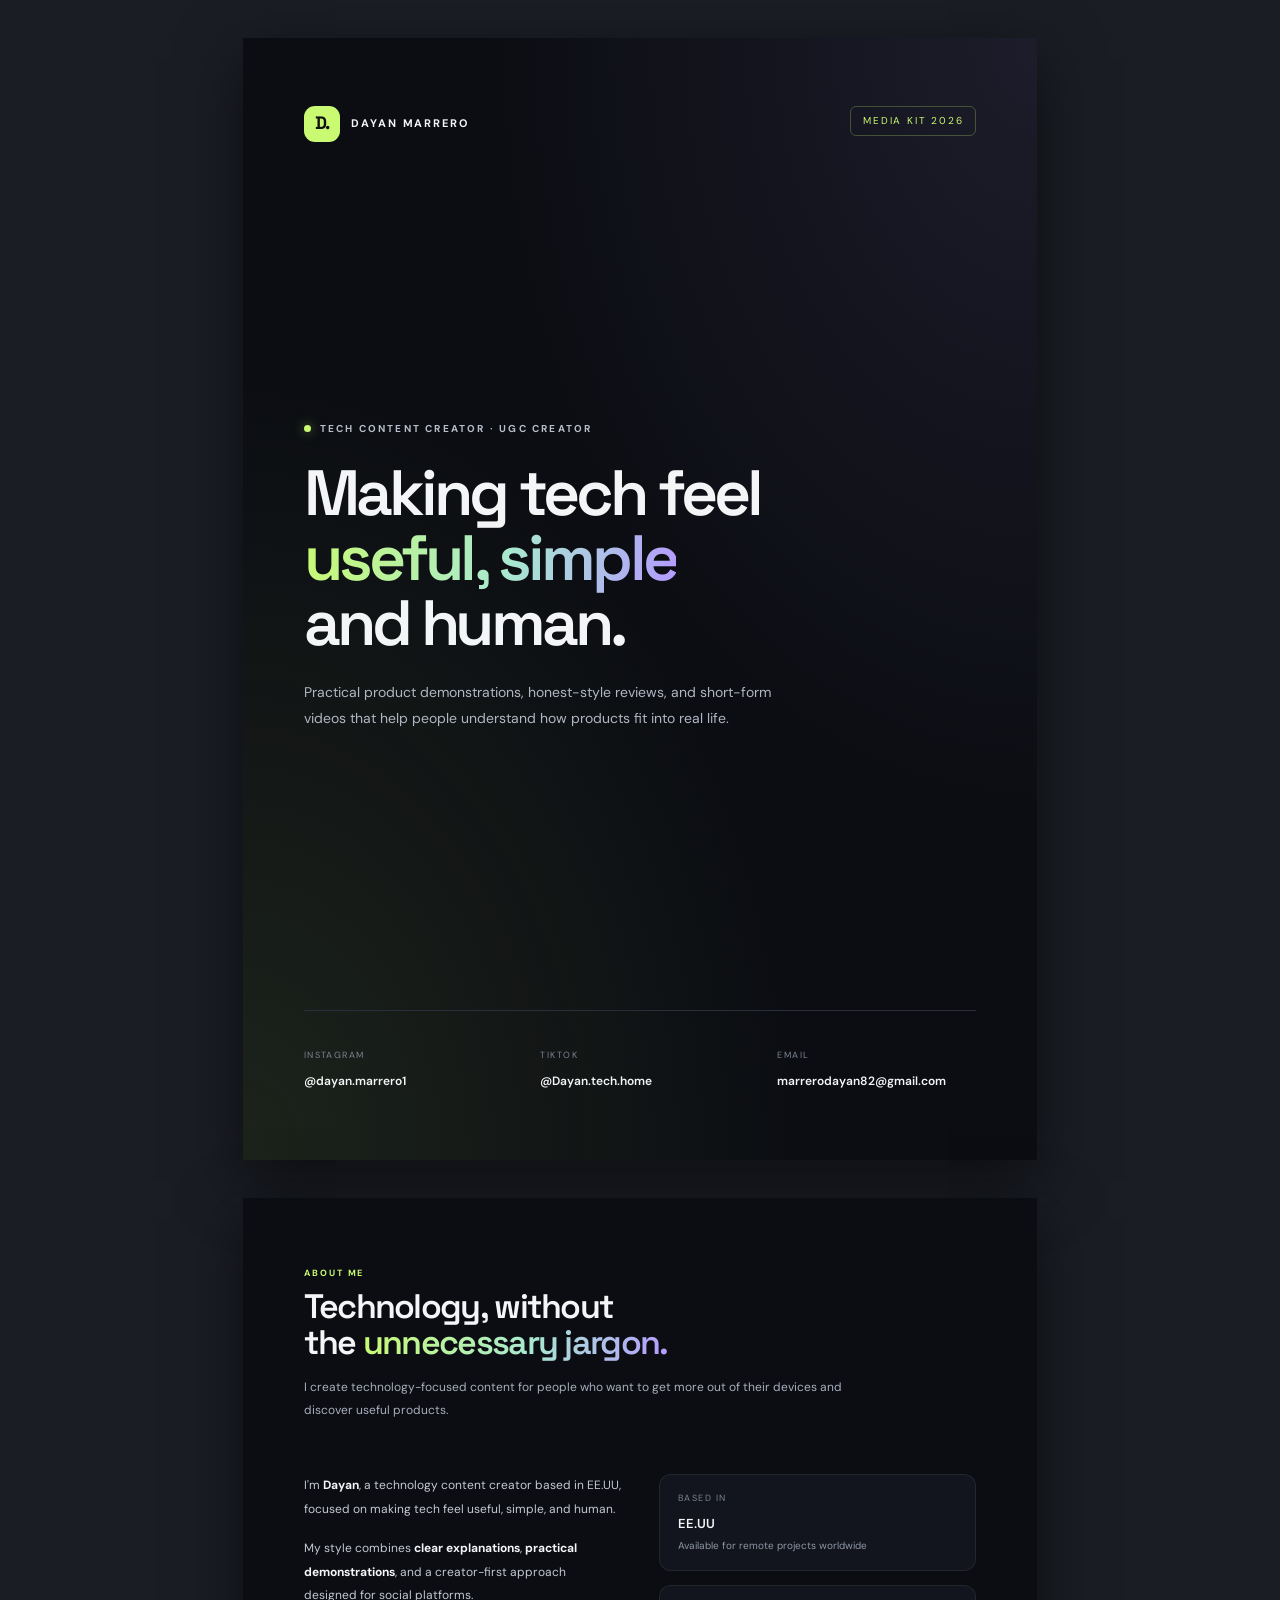
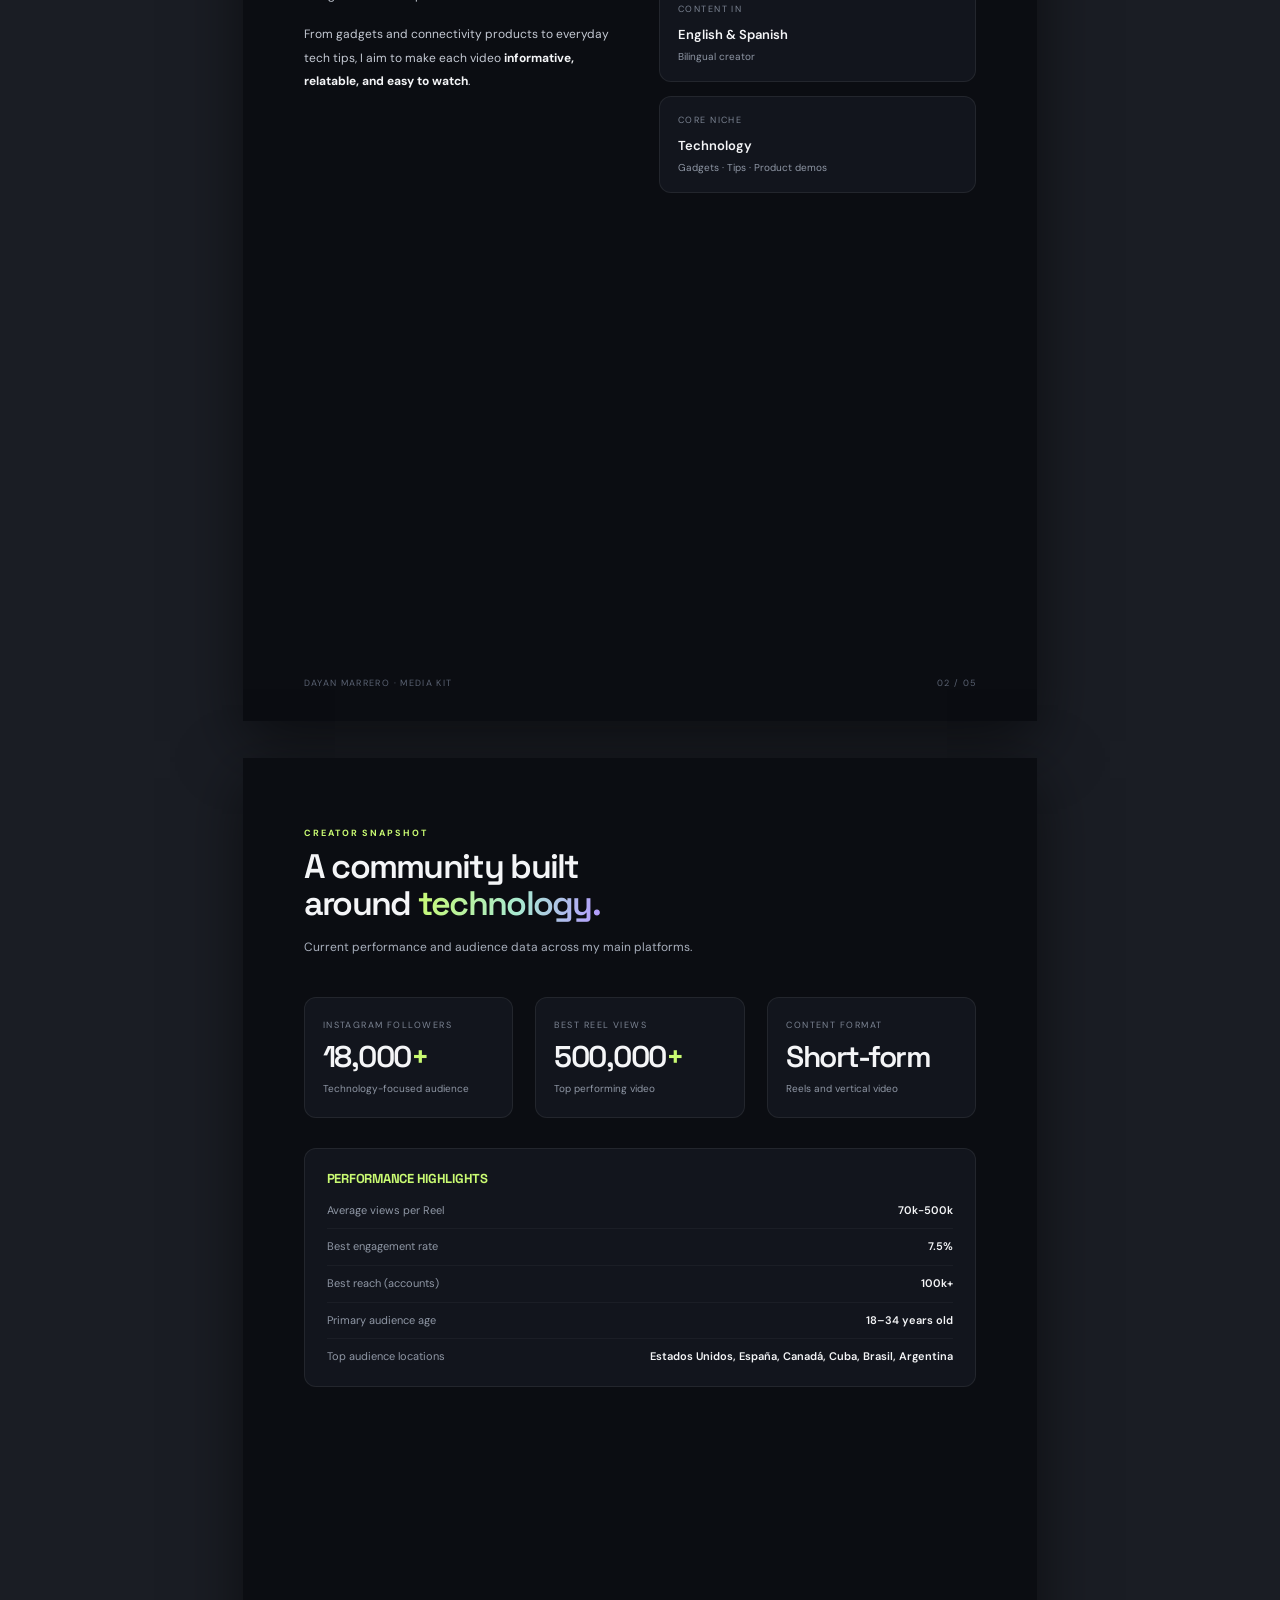
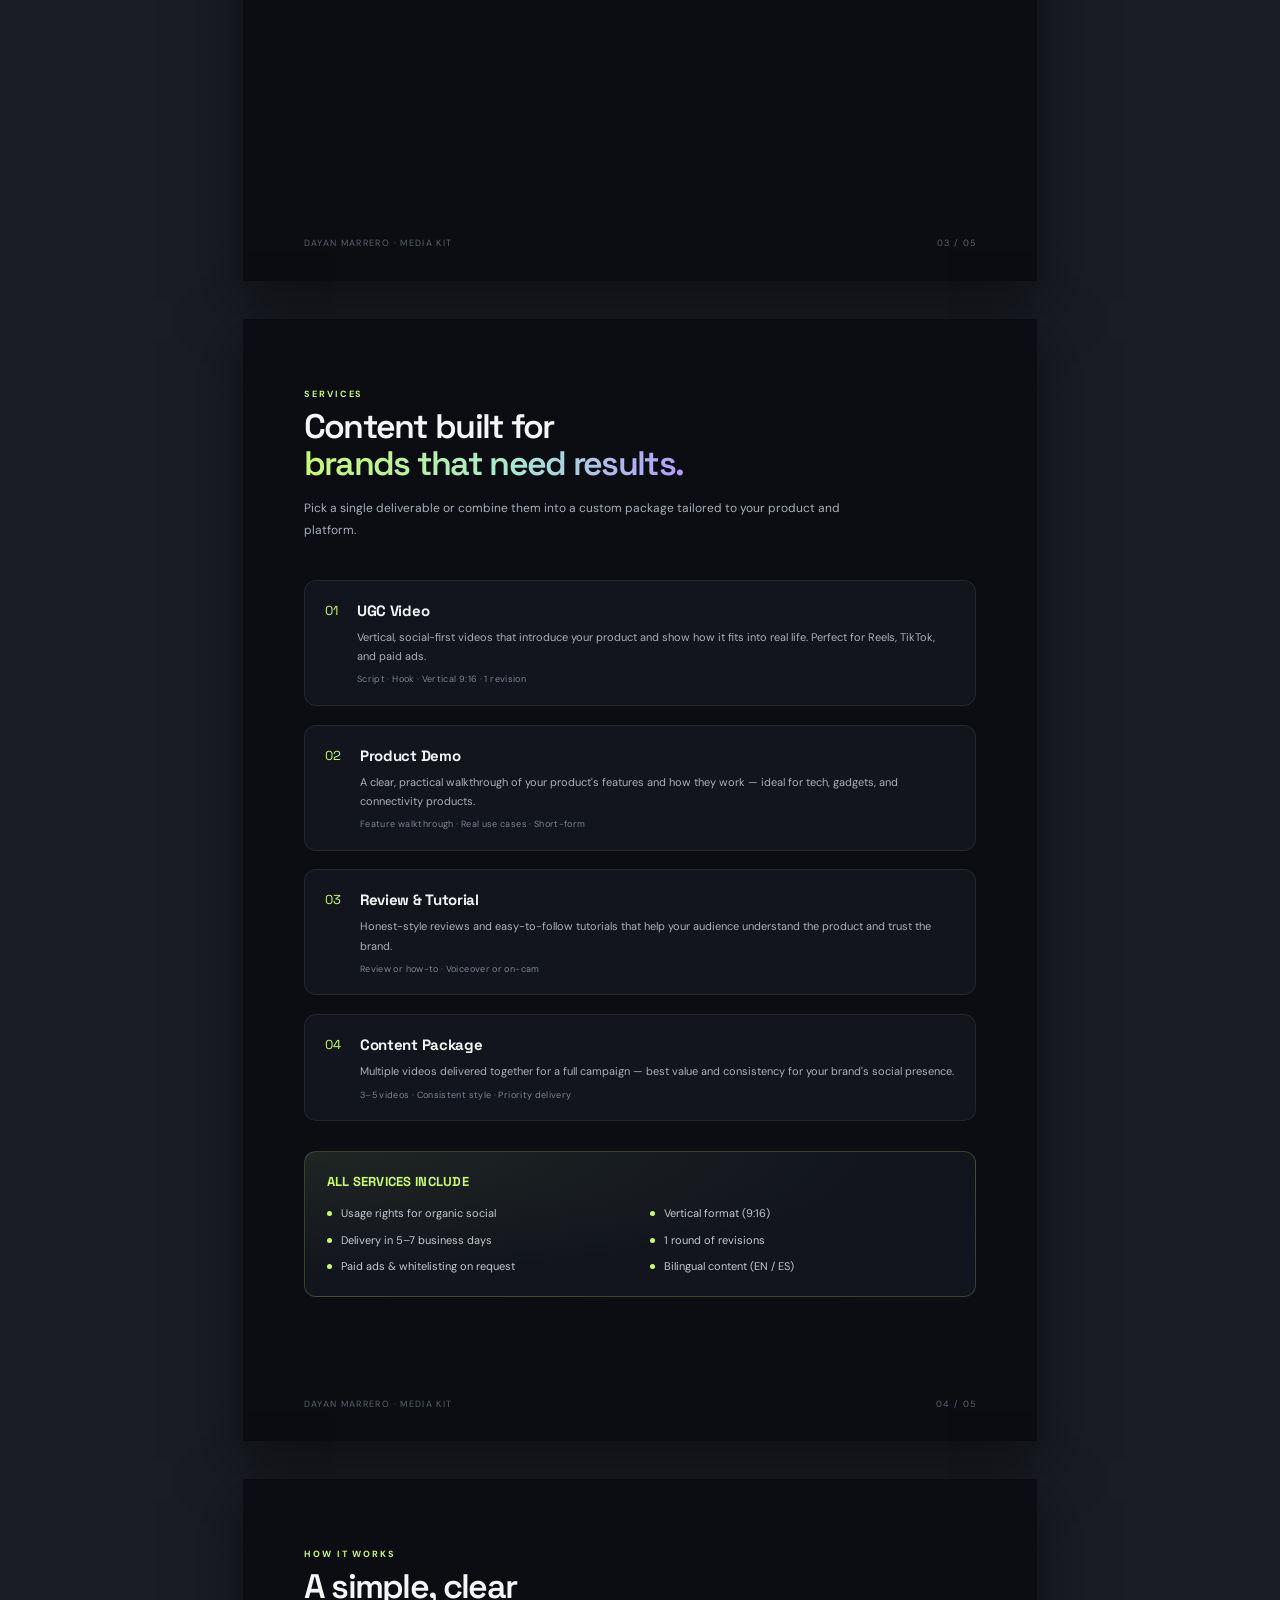
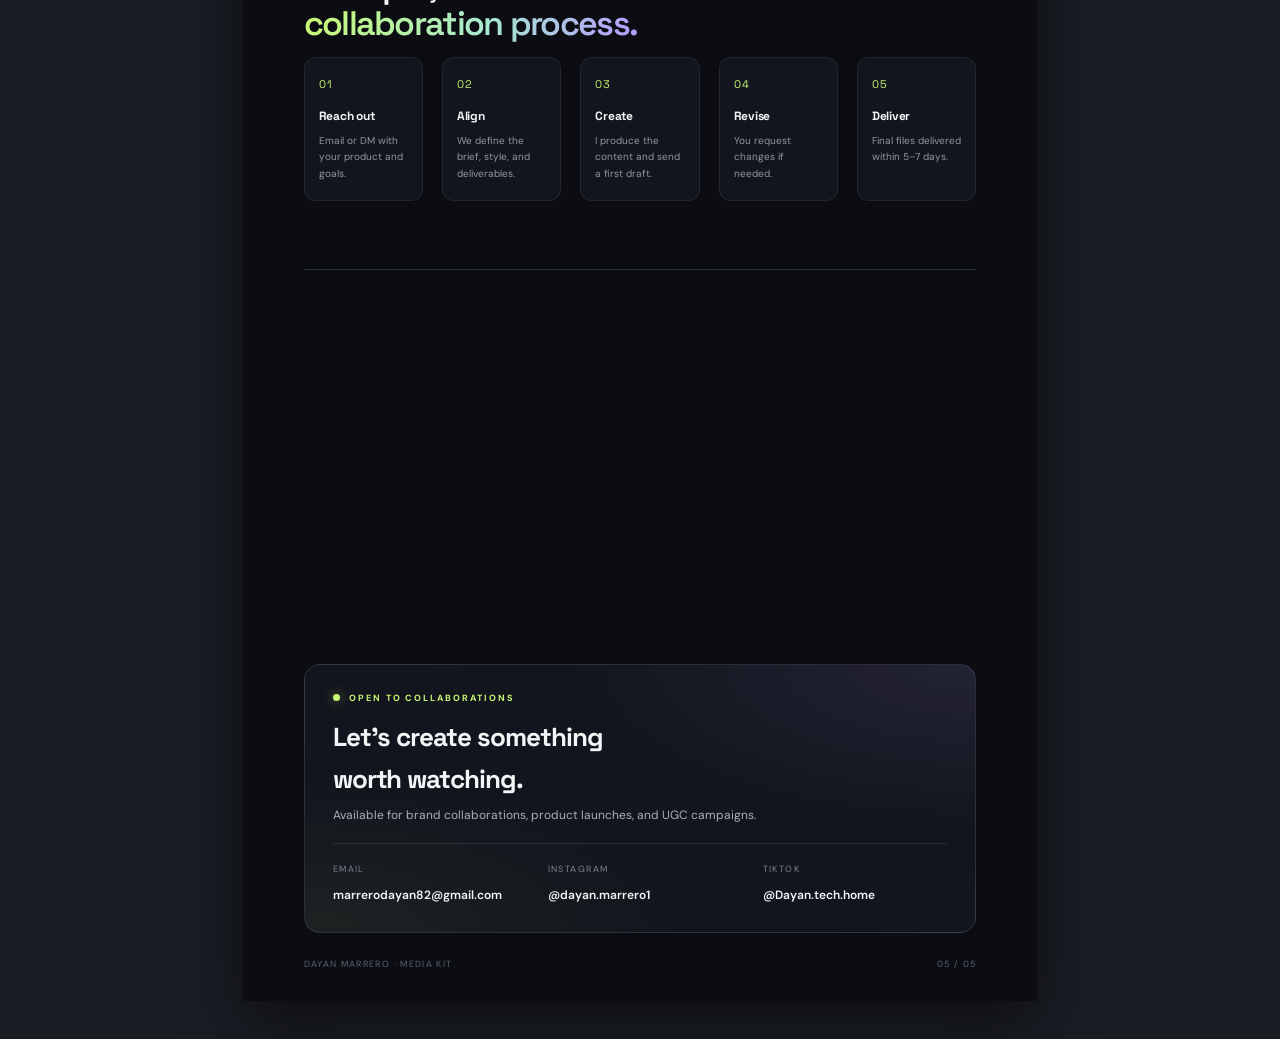
<file: media-kit.html>
<!doctype html>
<html lang="en">
<head>
  <meta charset="utf-8">
  <meta name="viewport" content="width=device-width, initial-scale=1">
  <title>Dayan Marrero — Media Kit</title>
  <link rel="preconnect" href="https://fonts.googleapis.com">
  <link rel="preconnect" href="https://fonts.gstatic.com" crossorigin>
  <link href="https://fonts.googleapis.com/css2?family=DM+Sans:wght@400;500;600;700&family=Space+Grotesk:wght@400;500;600;700&display=swap" rel="stylesheet">
  <style>
    /* ============================================================
       MEDIA KIT — Dayan Marrero
       Estilo consistente con la web principal
       ============================================================ */

    :root{
      --bg:#0b0d12;
      --panel:#12151d;
      --panel2:#171b25;
      --text:#f4f5f7;
      --muted:#a2a8b6;
      --line:#292e3a;
      --lime:#c9fa72;
      --purple:#b49aff;
      --font:'DM Sans',sans-serif;
      --display:'Space Grotesk',sans-serif;
    }

    *{box-sizing:border-box;margin:0;padding:0}

    html,body{
      background:#1a1d24;
      font-family:var(--font);
      color:var(--text);
      line-height:1.6;
      -webkit-print-color-adjust:exact;
      print-color-adjust:exact;
    }

    /* ============================================================
       PÁGINA A4
       ============================================================ */
    .page{
      width:210mm;
      height:297mm;
      background:var(--bg);
      margin:10mm auto;
      padding:18mm 16mm;
      position:relative;
      overflow:hidden;
      box-shadow:0 20px 60px #0008;
      page-break-after:always;
      display:flex;
      flex-direction:column;
    }
    .page:last-child{page-break-after:auto}

    /* Marca de agua / número de página */
    .page-number{
      position:absolute;
      bottom:8mm;
      right:16mm;
      font-size:9px;
      letter-spacing:.15em;
      color:#5a6272;
    }
    .page-brand{
      position:absolute;
      bottom:8mm;
      left:16mm;
      font-size:9px;
      letter-spacing:.15em;
      color:#5a6272;
    }

    /* ============================================================
       PORTADA
       ============================================================ */
    .cover{
      justify-content:space-between;
      background:
        radial-gradient(ellipse at 100% 0%, #b49aff1b, transparent 50%),
        radial-gradient(ellipse at 0% 100%, #c9fa7218, transparent 50%),
        var(--bg);
    }
    .cover-top{
      display:flex;
      justify-content:space-between;
      align-items:flex-start;
    }
    .brand{
      display:inline-flex;
      align-items:center;
      gap:11px;
      font-size:11px;
      letter-spacing:.18em;
      font-weight:700;
    }
    .brand-mark{
      display:grid;
      place-items:center;
      width:36px;height:36px;
      background:var(--lime);
      color:#10130b;
      border-radius:11px;
      font-family:var(--display);
      font-size:18px;
      letter-spacing:-.08em;
    }
    .cover-year{
      font-size:10px;
      letter-spacing:.18em;
      color:var(--lime);
      border:1px solid #c9fa7240;
      padding:6px 12px;
      border-radius:6px;
    }

    .cover-center{
      flex:1;
      display:flex;
      flex-direction:column;
      justify-content:center;
    }
    .cover-eyebrow{
      font-size:10px;
      font-weight:700;
      letter-spacing:.22em;
      color:#b8becb;
      display:flex;
      align-items:center;
      gap:9px;
      margin-bottom:24px;
    }
    .live-dot{
      width:7px;height:7px;
      border-radius:50%;
      background:var(--lime);
      box-shadow:0 0 12px #c9fa7280;
    }
    .cover-title{
      font-family:var(--display);
      font-weight:600;
      font-size:64px;
      line-height:1.02;
      letter-spacing:-.06em;
      margin-bottom:24px;
    }
    .gradient-text{
      background:linear-gradient(100deg,var(--lime),#a8e9d0 55%,var(--purple));
      -webkit-background-clip:text;
      background-clip:text;
      color:transparent;
    }
    .cover-subtitle{
      font-size:14px;
      color:#b0b6c3;
      max-width:130mm;
      line-height:1.8;
    }

    .cover-bottom{
      display:grid;
      grid-template-columns:repeat(3,1fr);
      gap:10mm;
      padding-top:10mm;
      border-top:1px solid var(--line);
    }
    .cover-contact-item span{
      display:block;
      font-size:9px;
      letter-spacing:.16em;
      color:#7c8493;
      margin-bottom:4px;
    }
    .cover-contact-item strong{
      font-size:12px;
      font-weight:600;
      color:var(--text);
    }

    /* ============================================================
       ENCABEZADOS DE SECCIÓN
       ============================================================ */
    .section-eyebrow{
      font-size:9px;
      font-weight:700;
      letter-spacing:.22em;
      color:var(--lime);
      margin-bottom:8px;
    }
    .section-title{
      font-family:var(--display);
      font-weight:600;
      font-size:34px;
      line-height:1.08;
      letter-spacing:-.05em;
      margin-bottom:14px;
    }
    .section-lead{
      font-size:12px;
      color:#a8afbc;
      line-height:1.9;
      max-width:150mm;
      margin-bottom:10mm;
    }
    .divider{
      height:1px;
      background:var(--line);
      margin:8mm 0;
    }

    /* ============================================================
       ABOUT
       ============================================================ */
    .about-grid{
      display:grid;
      grid-template-columns:1fr 1fr;
      gap:10mm;
      margin-top:4mm;
    }
    .about-text p{
      font-size:12px;
      color:#c4c9d3;
      line-height:1.95;
      margin-bottom:16px;
    }
    .about-text p strong{color:var(--text)}
    .about-facts{
      display:grid;
      gap:14px;
    }
    .fact{
      background:var(--panel);
      border:1px solid #ffffff12;
      border-radius:12px;
      padding:16px 18px;
    }
    .fact span{
      display:block;
      font-size:9px;
      letter-spacing:.16em;
      color:#7c8493;
      margin-bottom:4px;
    }
    .fact strong{
      font-size:13px;
      font-weight:600;
      color:var(--text);
    }
    .fact small{
      display:block;
      font-size:10px;
      color:#8f97a5;
      margin-top:3px;
    }

    /* ============================================================
       MÉTRICAS
       ============================================================ */
    .metrics-grid{
      display:grid;
      grid-template-columns:repeat(3,1fr);
      gap:6mm;
      margin-bottom:8mm;
    }
    .metric-box{
      background:var(--panel);
      border:1px solid #ffffff12;
      border-radius:12px;
      padding:20px 18px;
    }
    .metric-box span{
      display:block;
      font-size:9px;
      letter-spacing:.16em;
      color:#7c8493;
      margin-bottom:8px;
    }
    .metric-box strong{
      font-family:var(--display);
      font-size:30px;
      font-weight:600;
      letter-spacing:-.05em;
      line-height:1.1;
    }
    .metric-box strong em{
      font-style:normal;
      color:var(--lime);
    }
    .metric-box small{
      display:block;
      font-size:10px;
      color:#8f97a5;
      margin-top:6px;
    }

    .metrics-list{
      background:var(--panel);
      border:1px solid #ffffff12;
      border-radius:12px;
      padding:20px 22px;
    }
    .metrics-list h4{
      font-family:var(--display);
      font-size:13px;
      letter-spacing:-.02em;
      margin-bottom:12px;
      color:var(--lime);
    }
    .metrics-list ul{
      list-style:none;
      display:grid;
      gap:9px;
    }
    .metrics-list li{
      font-size:11px;
      color:#c4c9d3;
      display:flex;
      justify-content:space-between;
      padding-bottom:9px;
      border-bottom:1px solid #ffffff0a;
    }
    .metrics-list li:last-child{border-bottom:0;padding-bottom:0}
    .metrics-list li span{color:#8f97a5}
    .metrics-list li strong{color:var(--text);font-weight:600}

    /* ============================================================
       SERVICIOS
       ============================================================ */
    .services-list{
      display:grid;
      gap:5mm;
    }
    .service-row{
      background:var(--panel);
      border:1px solid #ffffff12;
      border-radius:12px;
      padding:18px 20px;
      display:grid;
      grid-template-columns:auto 1fr;
      gap:18px;
      align-items:start;
    }
    .service-row .num{
      font-family:var(--display);
      font-size:13px;
      color:var(--lime);
      padding-top:2px;
      letter-spacing:.05em;
    }
    .service-row h4{
      font-family:var(--display);
      font-size:15px;
      letter-spacing:-.02em;
      margin-bottom:5px;
    }
    .service-row p{
      font-size:11px;
      color:#a8afbc;
      line-height:1.75;
    }
    .service-row small{
      display:block;
      font-size:9px;
      color:#7c8493;
      margin-top:6px;
      letter-spacing:.04em;
    }

    .includes-box{
      margin-top:8mm;
      background:radial-gradient(ellipse at 0% 0%,#c9fa7212,transparent 60%),var(--panel);
      border:1px solid #c9fa7233;
      border-radius:12px;
      padding:20px 22px;
    }
    .includes-box h4{
      font-family:var(--display);
      font-size:13px;
      color:var(--lime);
      margin-bottom:12px;
      letter-spacing:.02em;
    }
    .includes-box ul{
      list-style:none;
      display:grid;
      grid-template-columns:1fr 1fr;
      gap:9px 20px;
    }
    .includes-box li{
      font-size:11px;
      color:#c4c9d3;
      display:flex;
      align-items:center;
      gap:9px;
    }
    .includes-box li::before{
      content:"";
      width:5px;height:5px;
      border-radius:50%;
      background:var(--lime);
      flex-shrink:0;
    }

    /* ============================================================
       PROCESO
       ============================================================ */
    .process-grid{
      display:grid;
      grid-template-columns:repeat(5,1fr);
      gap:5mm;
      margin-bottom:10mm;
    }
    .step{
      background:var(--panel);
      border:1px solid #ffffff12;
      border-radius:12px;
      padding:18px 14px;
      position:relative;
    }
    .step .step-num{
      font-family:var(--display);
      font-size:11px;
      color:var(--lime);
      letter-spacing:.1em;
      margin-bottom:14px;
    }
    .step h5{
      font-family:var(--display);
      font-size:12px;
      letter-spacing:-.02em;
      margin-bottom:6px;
    }
    .step p{
      font-size:10px;
      color:#8f97a5;
      line-height:1.65;
    }

    /* ============================================================
       CONTACTO FINAL
       ============================================================ */
    .contact-final{
      margin-top:auto;
      background:
        radial-gradient(ellipse at 100% 0%,#b49aff1b,transparent 43%),
        radial-gradient(ellipse at 0% 100%,#c9fa7210,transparent 40%),
        var(--panel);
      border:1px solid #ffffff1b;
      border-radius:16px;
      padding:26px 28px;
    }
    .contact-final .section-eyebrow{
      display:flex;
      align-items:center;
      gap:9px;
    }
    .contact-final h3{
      font-family:var(--display);
      font-size:26px;
      letter-spacing:-.04em;
      margin:12px 0 6px;
    }
    .contact-final p{
      font-size:12px;
      color:#a8afbc;
      margin-bottom:18px;
    }
    .contact-grid{
      display:grid;
      grid-template-columns:repeat(3,1fr);
      gap:8mm;
      padding-top:18px;
      border-top:1px solid var(--line);
    }
    .contact-grid div span{
      display:block;
      font-size:9px;
      letter-spacing:.16em;
      color:#7c8493;
      margin-bottom:4px;
    }
    .contact-grid div strong{
      font-size:12px;
      font-weight:600;
      color:var(--text);
    }

    /* ============================================================
       IMPRESIÓN
       ============================================================ */
    @page{
      size:A4;
      margin:0;
    }
    @media print{
      html,body{background:var(--bg)}
      .page{
        margin:0;
        box-shadow:none;
        width:210mm;
        height:297mm;
        page-break-after:always;
      }
      .page:last-child{page-break-after:auto}
    }

    /* ============================================================
       RESPONSIVE (solo para previsualizar en pantalla)
       ============================================================ */
    @media screen and (max-width:900px){
      .page{
        width:100%;
        height:auto;
        min-height:auto;
        margin:0;
        padding:40px 24px;
      }
      .cover-title{font-size:42px}
      .section-title{font-size:26px}
      .about-grid,
      .metrics-grid,
      .process-grid,
      .contact-grid{grid-template-columns:1fr}
      .includes-box ul{grid-template-columns:1fr}
    }
  </style>
</head>
<body>

  <!-- ============================================================
       PÁGINA 1 — PORTADA
       ============================================================ -->
  <section class="page cover">
    <div class="cover-top">
      <div class="brand">
        <span class="brand-mark">D.</span>
        <span>DAYAN MARRERO</span>
      </div>
      <div class="cover-year">MEDIA KIT 2026</div>
    </div>

    <div class="cover-center">
      <div class="cover-eyebrow">
        <span class="live-dot"></span>
        TECH CONTENT CREATOR · UGC CREATOR
      </div>
      <h1 class="cover-title">
        Making tech feel<br>
        <span class="gradient-text">useful, simple</span><br>
        and human.
      </h1>
      <p class="cover-subtitle">
        Practical product demonstrations, honest-style reviews, and short-form videos that help people understand how products fit into real life.
      </p>
    </div>

    <div class="cover-bottom">
      <div class="cover-contact-item">
        <span>INSTAGRAM</span>
        <strong>@dayan.marrero1</strong>
      </div>
      <div class="cover-contact-item">
        <span>TIKTOK</span>
        <strong>@Dayan.tech.home</strong>
      </div>
      <div class="cover-contact-item">
        <span>EMAIL</span>
        <strong>marrerodayan82@gmail.com</strong>
      </div>
    </div>
  </section>

  <!-- ============================================================
       PÁGINA 2 — SOBRE MÍ
       ============================================================ -->
  <section class="page">
    <div class="section-eyebrow">ABOUT ME</div>
    <h2 class="section-title">
      Technology, without<br>
      the <span class="gradient-text">unnecessary jargon.</span>
    </h2>
    <p class="section-lead">
      I create technology-focused content for people who want to get more out of their devices and discover useful products.
    </p>

    <div class="about-grid">
      <div class="about-text">
        <p>
          I'm <strong>Dayan</strong>, a technology content creator based in EE.UU, focused on making tech feel useful, simple, and human.
        </p>
        <p>
          My style combines <strong>clear explanations</strong>, <strong>practical demonstrations</strong>, and a creator-first approach designed for social platforms.
        </p>
        <p>
          From gadgets and connectivity products to everyday tech tips, I aim to make each video <strong>informative, relatable, and easy to watch</strong>.
        </p>
      </div>

      <div class="about-facts">
        <div class="fact">
          <span>BASED IN</span>
          <strong>EE.UU</strong>
          <small>Available for remote projects worldwide</small>
        </div>
        <div class="fact">
          <span>CONTENT IN</span>
          <strong>English & Spanish</strong>
          <small>Bilingual creator</small>
        </div>
        <div class="fact">
          <span>CORE NICHE</span>
          <strong>Technology</strong>
          <small>Gadgets · Tips · Product demos</small>
        </div>
      </div>
    </div>

    <div class="page-number">02 / 05</div>
    <div class="page-brand">DAYAN MARRERO · MEDIA KIT</div>
  </section>

  <!-- ============================================================
       PÁGINA 3 — MÉTRICAS
       ============================================================ -->
  <section class="page">
    <div class="section-eyebrow">CREATOR SNAPSHOT</div>
    <h2 class="section-title">
      A community built<br>
      around <span class="gradient-text">technology.</span>
    </h2>
    <p class="section-lead">
      Current performance and audience data across my main platforms.
    </p>

    <div class="metrics-grid">
      <div class="metric-box">
        <span>INSTAGRAM FOLLOWERS</span>
        <strong>18,000<em>+</em></strong>
        <small>Technology-focused audience</small>
      </div>
      <div class="metric-box">
        <span>BEST REEL VIEWS</span>
        <strong>500,000<em>+</em></strong>
        <small>Top performing video</small>
      </div>
      <div class="metric-box">
        <span>CONTENT FORMAT</span>
        <strong>Short-form</strong>
        <small>Reels and vertical video</small>
      </div>
    </div>

    <div class="metrics-list">
      <h4>PERFORMANCE HIGHLIGHTS</h4>
      <ul>
        <li><span>Average views per Reel</span><strong>70k-500k</strong></li>
        <li><span>Best engagement rate</span><strong>7.5%</strong></li>
        <li><span>Best reach (accounts)</span><strong>100k+</strong></li>
        <li><span>Primary audience age</span><strong>18–34 years old</strong></li>
        <li><span>Top audience locations</span><strong>Estados Unidos, España, Canadá, Cuba, Brasil, Argentina</strong></li>
      </ul>
    </div>

    <div class="page-number">03 / 05</div>
    <div class="page-brand">DAYAN MARRERO · MEDIA KIT</div>
  </section>

  <!-- ============================================================
       PÁGINA 4 — SERVICIOS
       ============================================================ -->
  <section class="page">
    <div class="section-eyebrow">SERVICES</div>
    <h2 class="section-title">
      Content built for<br>
      <span class="gradient-text">brands that need results.</span>
    </h2>
    <p class="section-lead">
      Pick a single deliverable or combine them into a custom package tailored to your product and platform.
    </p>

    <div class="services-list">

      <div class="service-row">
        <div class="num">01</div>
        <div>
          <h4>UGC Video</h4>
          <p>Vertical, social-first videos that introduce your product and show how it fits into real life. Perfect for Reels, TikTok, and paid ads.</p>
          <small>Script · Hook · Vertical 9:16 · 1 revision</small>
        </div>
      </div>

      <div class="service-row">
        <div class="num">02</div>
        <div>
          <h4>Product Demo</h4>
          <p>A clear, practical walkthrough of your product's features and how they work — ideal for tech, gadgets, and connectivity products.</p>
          <small>Feature walkthrough · Real use cases · Short-form</small>
        </div>
      </div>

      <div class="service-row">
        <div class="num">03</div>
        <div>
          <h4>Review & Tutorial</h4>
          <p>Honest-style reviews and easy-to-follow tutorials that help your audience understand the product and trust the brand.</p>
          <small>Review or how-to · Voiceover or on-cam</small>
        </div>
      </div>

      <div class="service-row">
        <div class="num">04</div>
        <div>
          <h4>Content Package</h4>
          <p>Multiple videos delivered together for a full campaign — best value and consistency for your brand's social presence.</p>
          <small>3–5 videos · Consistent style · Priority delivery</small>
        </div>
      </div>

    </div>

    <div class="includes-box">
      <h4>ALL SERVICES INCLUDE</h4>
      <ul>
        <li>Usage rights for organic social</li>
        <li>Vertical format (9:16)</li>
        <li>Delivery in 5–7 business days</li>
        <li>1 round of revisions</li>
        <li>Paid ads & whitelisting on request</li>
        <li>Bilingual content (EN / ES)</li>
      </ul>
    </div>

    <div class="page-number">04 / 05</div>
    <div class="page-brand">DAYAN MARRERO · MEDIA KIT</div>
  </section>

  <!-- ============================================================
       PÁGINA 5 — PROCESO + CONTACTO
       ============================================================ -->
  <section class="page">
    <div class="section-eyebrow">HOW IT WORKS</div>
    <h2 class="section-title">
      A simple, clear<br>
      <span class="gradient-text">collaboration process.</span>
    </h2>

    <div class="process-grid">
      <div class="step">
        <div class="step-num">01</div>
        <h5>Reach out</h5>
        <p>Email or DM with your product and goals.</p>
      </div>
      <div class="step">
        <div class="step-num">02</div>
        <h5>Align</h5>
        <p>We define the brief, style, and deliverables.</p>
      </div>
      <div class="step">
        <div class="step-num">03</div>
        <h5>Create</h5>
        <p>I produce the content and send a first draft.</p>
      </div>
      <div class="step">
        <div class="step-num">04</div>
        <h5>Revise</h5>
        <p>You request changes if needed.</p>
      </div>
      <div class="step">
        <div class="step-num">05</div>
        <h5>Deliver</h5>
        <p>Final files delivered within 5–7 days.</p>
      </div>
    </div>

    <div class="divider"></div>

    <div class="contact-final">
      <div class="section-eyebrow">
        <span class="live-dot"></span>
        OPEN TO COLLABORATIONS
      </div>
      <h3>Let's create something<br>worth watching.</h3>
      <p>Available for brand collaborations, product launches, and UGC campaigns.</p>

      <div class="contact-grid">
        <div>
          <span>EMAIL</span>
          <strong>marrerodayan82@gmail.com</strong>
        </div>
        <div>
          <span>INSTAGRAM</span>
          <strong>@dayan.marrero1</strong>
        </div>
        <div>
          <span>TIKTOK</span>
          <strong>@Dayan.tech.home</strong>
        </div>
      </div>
    </div>

    <div class="page-number">05 / 05</div>
    <div class="page-brand">DAYAN MARRERO · MEDIA KIT</div>
  </section>

</body>
</html>
</file>
<file: styles.css>
:root{--bg:#0b0d12;--panel:#12151d;--panel2:#171b25;--text:#f4f5f7;--muted:#a2a8b6;--line:#292e3a;--lime:#c9fa72;--purple:#b49aff;--font:'DM Sans',sans-serif;--display:'Space Grotesk',sans-serif}
*{box-sizing:border-box}html{scroll-behavior:smooth;scroll-padding-top:90px}body{margin:0;background:var(--bg);color:var(--text);font-family:var(--font);line-height:1.6}a{color:inherit;text-decoration:none}.site-shell{max-width:1440px;margin:auto;overflow:hidden}.topbar{height:82px;display:flex;align-items:center;justify-content:space-between;padding:0 7%;border-bottom:1px solid #ffffff10;position:sticky;top:0;background:#0b0d12eF;backdrop-filter:blur(16px);z-index:10}.brand{display:inline-flex;align-items:center;gap:11px;font-size:12px;letter-spacing:.15em;font-weight:700}.brand-mark{display:grid;place-items:center;width:34px;height:34px;background:var(--lime);color:#10130b;border-radius:11px;font-family:var(--display);font-size:18px;letter-spacing:-.08em}.nav{display:flex;align-items:center;gap:34px;font-size:13px;color:#c4c8d1}.nav a:hover,.footer a:hover{color:var(--lime)}.nav-cta{padding:10px 15px;border:1px solid #ffffff2b;border-radius:9px;color:var(--text)!important}.nav-cta span{margin-left:9px;color:var(--lime)}.menu-toggle{display:none;background:none;border:0;color:white;font-size:24px}.section{padding:110px 9%}.hero{min-height:680px;display:grid;grid-template-columns:1.05fr .95fr;align-items:center;gap:5%;padding-top:75px;padding-bottom:85px}.eyebrow{font-size:10px;font-weight:700;letter-spacing:.18em;color:#b8becb;display:flex;align-items:center;gap:9px}.live-dot,.label-dot{width:7px;height:7px;border-radius:50%;background:var(--lime);box-shadow:0 0 12px #c9fa7280}.hero h1,.section h2{font-family:var(--display);font-weight:600;letter-spacing:-.065em;line-height:1.03}.hero h1{font-size:clamp(48px,6vw,82px);margin:26px 0}.gradient-text{background:linear-gradient(100deg,var(--lime),#a8e9d0 55%,var(--purple));-webkit-background-clip:text;background-clip:text;color:transparent}.hero-intro{font-size:15px;line-height:1.9;color:#b0b6c3;max-width:560px}.hero-actions,.contact-actions{display:flex;flex-wrap:wrap;gap:12px;margin-top:30px}.button{display:inline-flex;align-items:center;justify-content:center;gap:22px;padding:13px 17px;border-radius:9px;font-size:12px;font-weight:700;transition:transform .2s,border .2s}.button:hover{transform:translateY(-2px)}.button-primary{background:var(--lime);color:#11150b}.button-quiet{border:1px solid #ffffff26;color:#f0f1f5}.button-quiet:hover{border-color:var(--lime)}.hero-meta{display:flex;align-items:center;gap:12px;flex-wrap:wrap;color:#828a99;font-size:10px;margin-top:40px}.meta-line{width:24px;height:1px;background:#4b5260}.hero-visual{min-height:470px;position:relative;display:grid;place-items:center}.portrait-frame{width:min(340px,80%);height:410px;border:1px solid #ffffff24;border-radius:170px 170px 22px 22px;overflow:hidden;position:relative;background:linear-gradient(145deg,#1c2930,#20212e 60%,#28203b);z-index:1}.portrait-frame>img{width:100%;height:100%;object-fit:cover;object-position:center}.portrait-placeholder{height:100%;display:none;place-content:center;justify-items:center;gap:9px;color:#dfe4ed;font-size:13px}.portrait-placeholder small{color:#87909f;font-size:9px}.placeholder-icon{width:88px;height:88px;border:1px solid #ffffff45;border-radius:50%;display:grid;place-items:center;font-family:var(--display);font-size:28px;color:var(--lime)}.portrait-label{position:absolute;bottom:0;left:0;right:0;background:#0b0d12df;padding:15px;display:flex;align-items:center;gap:8px;font-size:8px;letter-spacing:.13em}.portrait-label span:last-child{margin-left:auto;color:#8d95a5}.orb{position:absolute;border-radius:50%;filter:blur(1px)}.orb-one{width:270px;height:270px;background:#b49aff13;top:20px;right:4%}.orb-two{width:210px;height:210px;background:#c9fa7210;bottom:10px;left:2%}.floating-card{position:absolute;background:#171b25ed;border:1px solid #ffffff1b;box-shadow:0 20px 70px #0006;border-radius:13px;padding:16px;z-index:2}.followers-card{top:70px;left:-1%;display:grid;gap:1px}.mini-label,.stat-label{font-size:8px;letter-spacing:.14em;color:#a3abba}.followers-card strong{font-family:var(--display);font-size:31px;line-height:1.3}.followers-card strong span{color:var(--lime)}.muted{color:#9299a8;font-size:10px}.niche-card{right:-2%;bottom:65px;display:flex;gap:11px;align-items:center}.niche-icon{width:35px;height:35px;border-radius:10px;background:#c9fa721a;color:var(--lime);display:grid;place-items:center;font-size:20px}.niche-card strong,.niche-card small{display:block}.niche-card strong{font-size:10px}.niche-card small{font-size:9px;color:#9ca4b2;margin-top:4px}.proof-strip{display:flex;justify-content:center;align-items:center;gap:25px;flex-wrap:wrap;padding:23px 5%;border-top:1px solid var(--line);border-bottom:1px solid var(--line);font-size:9px;letter-spacing:.14em;color:#a6adba}.proof-strip i{font-style:normal;color:var(--lime)}.work-section{padding-top:120px}.section-heading{display:flex;justify-content:space-between;align-items:end;gap:40px;margin-bottom:42px}.section h2{font-size:clamp(36px,4.4vw,57px);margin:16px 0 0}.section-heading>p{max-width:340px;color:#a6adba;font-size:12px;line-height:1.9;margin:0 0 5px}.work-grid{display:grid;grid-template-columns:repeat(2,minmax(0,1fr));gap:24px}.project-card{background:var(--panel);border:1px solid #ffffff12;border-radius:15px;padding:13px;min-width:0;transition:transform .25s,border-color .25s}.project-card:hover{transform:translateY(-4px);border-color:#c9fa7240}.project-featured{grid-row:span 2}.project-media{height:235px;border-radius:9px;overflow:hidden;position:relative;background:#202631}.project-featured .project-media{height:390px}.project-media img{width:100%;height:100%;object-fit:cover;display:block}.media-placeholder{height:100%;display:none;place-content:center;justify-items:center;gap:8px;background:radial-gradient(ellipse at 50% 20%,#454b5b,#20232d 65%,#171a22);color:#f5f6f8}.media-placeholder span{font-size:10px;color:var(--lime);letter-spacing:.2em}.media-placeholder strong{font-family:var(--display);font-size:22px}.media-placeholder small{font-size:9px;color:#aab1be}.media-tag{position:absolute;top:12px;left:12px;background:#0b0d12db;border:1px solid #ffffff25;border-radius:6px;padding:6px 9px;font-size:8px;letter-spacing:.12em}.project-info{display:flex;align-items:center;justify-content:space-between;margin-top:18px}.project-type{font-size:9px;color:#9ba3b2}.project-info h3{font-family:var(--display);font-size:19px;letter-spacing:-.03em;margin:4px 0}.project-arrow{width:31px;height:31px;border:1px solid #ffffff20;border-radius:50%;display:grid;place-items:center;color:var(--lime)}.project-card>p{font-size:11px;color:#a7aebb;line-height:1.8}.tag-row{display:flex;gap:6px;flex-wrap:wrap;margin:16px 0}.tag-row span{font-size:8px;color:#c4c9d3;border:1px solid #ffffff19;padding:5px 8px;border-radius:5px}.text-link{display:inline-flex;gap:10px;align-items:center;color:var(--lime);font-size:10px;font-weight:700;margin:8px 0 5px}.project-note{font-size:10px;color:#8f97a5;margin-top:22px;line-height:1.8}.project-note strong{color:#c6cbd4}.about-section{display:grid;grid-template-columns:.85fr 1.15fr;gap:9%;align-items:center;background:#10131a;border-top:1px solid #ffffff08;border-bottom:1px solid #ffffff08}.about-panel{min-height:370px;padding:35px;border:1px solid #ffffff18;border-radius:16px;background:radial-gradient(ellipse at 0% 0%,#c9fa7215,transparent 55%),linear-gradient(145deg,#171c25,#10131a);display:flex;flex-direction:column;justify-content:flex-end}.about-symbol{font-size:48px;color:var(--lime);margin-bottom:auto}.about-panel .eyebrow{font-size:8px}.big-quote{font-family:var(--display);font-size:28px;line-height:1.3;letter-spacing:-.04em;margin:20px 0}.quote-line{height:2px;width:48px;background:var(--lime);margin-bottom:17px}.about-copy>p{font-size:12px;color:#a8afbc;line-height:1.95}.about-points{display:grid;gap:15px;margin-top:27px}.about-points>div{display:flex;gap:14px;align-items:start}.about-points>div>span{font-size:9px;color:var(--lime);padding-top:2px}.about-points strong,.about-points small{display:block}.about-points strong{font-size:11px}.about-points small{font-size:10px;color:#8f97a5;margin-top:3px}.compact{margin-bottom:30px}.stats-grid{display:grid;grid-template-columns:repeat(3,1fr);gap:14px}.stat-card{padding:25px;background:var(--panel);border:1px solid #ffffff12;border-radius:12px;display:flex;flex-direction:column;gap:8px}.stat-card strong{font-family:var(--display);font-size:clamp(23px,3vw,35px);letter-spacing:-.05em}.stat-card strong span{color:var(--lime)}.stat-card small{color:#929aa8;font-size:10px}.skills-section{padding-top:50px}.skills-grid{border-top:1px solid var(--line)}.skill-item{display:grid;grid-template-columns:45px 1fr 30px;gap:18px;align-items:start;padding:24px 0;border-bottom:1px solid var(--line)}.skill-number{font-size:10px;color:var(--lime);padding-top:4px}.skill-item h3{font-family:var(--display);font-size:18px;margin:0 0 5px}.skill-item p{font-size:11px;color:#9da5b3;margin:0;max-width:600px}.skill-icon{color:#a5adbb;font-size:17px;text-align:right}

/* ============================================================
   SECCIÓN DE MÉTRICAS
   ============================================================ */
.metrics-section{padding-top:60px}
.metrics-grid{display:grid;grid-template-columns:repeat(2,minmax(0,1fr));gap:22px}
.metric-card{background:var(--panel);border:1px solid #ffffff12;border-radius:15px;padding:13px;display:flex;flex-direction:column;transition:transform .25s,border-color .25s}
.metric-card:hover{transform:translateY(-4px);border-color:#c9fa7240}
.metric-media{position:relative;border-radius:10px;overflow:hidden;background:#202631;aspect-ratio:9/16;max-height:520px}
.metric-media img{width:100%;height:100%;object-fit:cover;display:block}
.metric-placeholder{height:100%;display:none;place-content:center;justify-items:center;gap:8px;background:radial-gradient(ellipse at 50% 20%,#454b5b,#20232d 65%,#171a22);color:#f5f6f8;text-align:center;padding:20px}
.metric-placeholder span{font-size:11px;color:var(--lime);letter-spacing:.2em}
.metric-placeholder strong{font-family:var(--display);font-size:18px}
.metric-placeholder small{font-size:9px;color:#aab1be}
.metric-tag{position:absolute;top:12px;left:12px;background:#0b0d12db;border:1px solid #ffffff25;border-radius:6px;padding:6px 9px;font-size:8px;letter-spacing:.12em;color:var(--lime)}
.metric-info{padding:16px 4px 10px}
.metric-info h3{font-family:var(--display);font-size:17px;letter-spacing:-.03em;margin:0 0 4px}
.metric-info p{font-size:10px;color:#9da5b3;margin:0;line-height:1.7}
.metric-button{width:100%;margin-top:auto;justify-content:space-between}

/* ============================================================
   CONTACTO Y FOOTER
   ============================================================ */
.contact-section{padding-top:60px;padding-bottom:100px}.contact-card{padding:clamp(30px,6vw,75px);border-radius:20px;border:1px solid #ffffff1b;background:radial-gradient(ellipse at 100% 0%,#b49aff1b,transparent 43%),radial-gradient(ellipse at 0% 100%,#c9fa7210,transparent 40%),#12151d;text-align:center}.contact-card .eyebrow{justify-content:center}.contact-card h2{font-size:clamp(40px,6vw,70px);margin:24px 0 16px}.contact-card>p{font-size:13px;color:#a8afbc}.contact-actions{justify-content:center}.contact-email{font-size:10px;color:#9aa2b0;margin-top:25px}.footer{padding:25px 7%;border-top:1px solid var(--line);display:flex;align-items:center;justify-content:space-between;gap:18px;flex-wrap:wrap}.footer>span,.footer>a:not(.brand){font-size:10px;color:#9ba3b1}.footer small{width:100%;text-align:center;font-size:9px;color:#6f7785;margin-top:12px}

@media(min-width:1200px){.hero{padding-left:11%;padding-right:11%}}
@media(max-width:850px){
  .topbar{padding:0 5%;height:70px}.nav{gap:18px}.section{padding:80px 6%}
  .hero{grid-template-columns:1fr 0.8fr;gap:1%;padding-top:55px}
  .hero h1{font-size:clamp(43px,7vw,65px)}.hero-visual{min-height:410px}
  .portrait-frame{height:350px;width:85%}.followers-card{left:-4%;top:48px}
  .niche-card{right:-4%;bottom:45px}.section-heading{gap:25px}
  .project-featured .project-media{height:330px}.about-section{gap:6%}
  .about-panel{padding:25px;min-height:330px}.big-quote{font-size:23px}
  .metrics-grid{gap:16px}.metric-media{max-height:440px}
}
@media(max-width:620px){
  .menu-toggle{display:block}.nav{display:none;position:absolute;top:69px;left:0;right:0;background:#10131a;padding:20px 6%;border-bottom:1px solid var(--line);flex-direction:column;align-items:stretch;gap:18px}.nav.open{display:flex}.nav-cta{text-align:center}
  .hero{grid-template-columns:1fr;padding-top:60px;padding-bottom:65px}.hero h1{font-size:clamp(48px,13vw,70px)}.hero-visual{min-height:400px;margin-top:28px}.portrait-frame{height:360px;width:70%;min-width:230px}.followers-card{left:1%;top:55px}.niche-card{right:0;bottom:45px}.hero-meta{line-height:1.8}
  .proof-strip{gap:13px;font-size:8px}.proof-strip i:nth-of-type(3){display:none}
  .section{padding:75px 6%}.section-heading{display:block}.section-heading>p{margin-top:18px}
  .work-grid{grid-template-columns:1fr}.project-featured{grid-row:auto}.project-featured .project-media{height:270px}.project-media{height:230px}
  .about-section{grid-template-columns:1fr;gap:38px}.about-panel{min-height:300px}
  .stats-grid{grid-template-columns:1fr}.stat-card{padding:20px}
  .skills-section{padding-top:20px}.skill-item{grid-template-columns:28px 1fr 20px;gap:10px}.skill-item h3{font-size:16px}
  .metrics-grid{grid-template-columns:1fr}.metric-media{max-height:none;aspect-ratio:9/16}
  .contact-section{padding-top:30px;padding-bottom:65px}.contact-card h2{font-size:clamp(39px,11vw,58px)}
  .footer{justify-content:center;text-align:center}.footer>span{width:100%}.footer small{margin-top:0}
}

/* ============================================================
   SECCIÓN DE SERVICIOS
   ============================================================ */
.services-section{padding-top:60px;padding-bottom:80px}
.services-grid{display:grid;grid-template-columns:repeat(4,minmax(0,1fr));gap:16px}
.service-card{
  position:relative;
  background:var(--panel);
  border:1px solid #ffffff12;
  border-radius:15px;
  padding:26px 22px 24px;
  display:flex;
  flex-direction:column;
  transition:transform .25s,border-color .25s,background .25s;
}
.service-card:hover{
  transform:translateY(-4px);
  border-color:#c9fa7240;
  background:var(--panel2);
}
.service-icon{
  width:44px;height:44px;
  display:grid;place-items:center;
  border-radius:12px;
  background:#c9fa721a;
  color:var(--lime);
  margin-bottom:18px;
  transition:background .25s,transform .25s;
}
.service-card:hover .service-icon{
  background:#c9fa7228;
  transform:scale(1.08);
}
.service-number{
  position:absolute;
  top:22px;right:22px;
  font-size:9px;
  letter-spacing:.16em;
  color:#7c8493;
}
.service-card h3{
  font-family:var(--display);
  font-size:18px;
  letter-spacing:-.03em;
  margin:0 0 10px;
}
.service-card>p{
  font-size:11px;
  color:#a7aebb;
  line-height:1.75;
  margin:0 0 18px;
}
.service-list{
  list-style:none;
  padding:0;
  margin:auto 0 0;
  border-top:1px solid var(--line);
  padding-top:16px;
  display:grid;
  gap:8px;
}
.service-list li{
  font-size:10px;
  color:#c4c9d3;
  display:flex;
  align-items:center;
  gap:9px;
}
.service-list li::before{
  content:"";
  width:5px;height:5px;
  border-radius:50%;
  background:var(--lime);
  flex-shrink:0;
}
.services-note{
  display:flex;
  align-items:center;
  gap:10px;
  justify-content:center;
  margin-top:26px;
  font-size:10px;
  color:#9aa2b0;
  text-align:center;
  flex-wrap:wrap;
}

/* Responsive */
@media(max-width:1000px){
  .services-grid{grid-template-columns:repeat(2,minmax(0,1fr))}
}
@media(max-width:620px){
  .services-section{padding-top:40px;padding-bottom:60px}
  .services-grid{grid-template-columns:1fr}
  .service-card{padding:22px 20px}
}

/* ============================================================
   SECCIÓN DE TESTIMONIOS
   ============================================================ */
.testimonials-section{padding-top:60px;padding-bottom:80px}

.testimonials-grid{
  display:grid;
  grid-template-columns:repeat(3,minmax(0,1fr));
  gap:18px;
}

.testimonial-card{
  position:relative;
  background:var(--panel);
  border:1px solid #ffffff12;
  border-radius:15px;
  padding:28px 24px 22px;
  display:flex;
  flex-direction:column;
  transition:transform .25s,border-color .25s;
}
.testimonial-card:hover{
  transform:translateY(-4px);
  border-color:#c9fa7240;
}
.testimonial-highlight{
  background:radial-gradient(ellipse at 0% 0%,#c9fa7212,transparent 60%),var(--panel);
  border-color:#c9fa7233;
}

.testimonial-quote-mark{
  font-family:var(--display);
  font-size:52px;
  line-height:1;
  color:var(--lime);
  opacity:.5;
  margin-bottom:6px;
  height:36px;
}

.testimonial-text{
  font-size:13px;
  line-height:1.75;
  color:#d4d8e0;
  margin:0 0 22px;
  flex-grow:1;
}

.testimonial-author{
  display:flex;
  align-items:center;
  gap:12px;
  padding-top:18px;
  border-top:1px solid var(--line);
  position:relative;
}
.testimonial-avatar{
  width:38px;height:38px;
  border-radius:50%;
  background:#c9fa721a;
  color:var(--lime);
  display:grid;place-items:center;
  font-family:var(--display);
  font-size:13px;
  font-weight:700;
  flex-shrink:0;
}
.testimonial-author strong{
  display:block;
  font-size:11px;
  color:var(--text);
}
.testimonial-author small{
  display:block;
  font-size:9px;
  color:#8f97a5;
  margin-top:2px;
}
.testimonial-source{
  margin-left:auto;
  font-size:8px;
  letter-spacing:.12em;
  color:var(--lime);
  border:1px solid #c9fa7233;
  background:#c9fa7210;
  padding:4px 7px;
  border-radius:5px;
  text-transform:uppercase;
}

/* Bloque de capturas de DMs */
.testimonials-proof{
  margin-top:56px;
  padding-top:36px;
  border-top:1px solid var(--line);
}
.proof-heading{
  display:flex;
  align-items:center;
  justify-content:center;
  gap:10px;
  font-size:9px;
  letter-spacing:.16em;
  color:#b8becb;
  margin-bottom:24px;
  font-weight:700;
}
.proof-grid{
  display:grid;
  grid-template-columns:repeat(3,minmax(0,1fr));
  gap:16px;
}
.proof-item{
  position:relative;
  border-radius:12px;
  overflow:hidden;
  border:1px solid #ffffff14;
  background:#171b25;
  aspect-ratio:9/16;
  transition:transform .25s,border-color .25s;
}
.proof-item:hover{
  transform:translateY(-3px);
  border-color:#c9fa7240;
}

/* Variante para capturas horizontales de correo */
/* Variante para capturas horizontales de correo (una arriba, otra abajo) */
/* Variante para capturas verticales de correo (lado a lado, formato móvil) */
.proof-grid-email{
  grid-template-columns:repeat(2,minmax(0,1fr));
  gap:18px;
  max-width:720px;
  margin:0 auto;
}
.proof-item-email{
  aspect-ratio:9/16;
  background:#0f131a;
}
.proof-item-email img{
  width:100% !important;
  height:100% !important;
  object-fit:contain !important;
  object-position:center center !important;
  display:block !important;
}
.proof-item img{
  width:100%;
  object-fit:cover;
  display:block;
}
.proof-placeholder{
  height:100%;
  display:none;
  place-content:center;
  justify-items:center;
  gap:6px;
  background:radial-gradient(ellipse at 50% 20%,#454b5b,#20232d 65%,#171a22);
  color:#f5f6f8;
  text-align:center;
}
.proof-placeholder span{
  font-size:10px;
  color:var(--lime);
  letter-spacing:.16em;
}
.proof-placeholder small{
  font-size:9px;
  color:#aab1be;
}

/* Responsive */
@media(max-width:900px){
  .testimonials-grid{grid-template-columns:1fr}
  .proof-grid{grid-template-columns:repeat(2,minmax(0,1fr))}
  .proof-grid-email{max-width:100%}
}
@media(max-width:620px){
  .testimonials-section{padding-top:40px;padding-bottom:60px}
  .testimonial-card{padding:24px 20px 20px}
  .testimonial-quote-mark{font-size:44px}
  .proof-grid{grid-template-columns:1fr}
  .proof-grid-email{grid-template-columns:repeat(2,minmax(0,1fr));gap:12px}
}

/* ============================================================
   MEDIA KIT CTA
   ============================================================ */
.services-cta{
  display:flex;
  justify-content:center;
  margin-top:28px;
}

/* ============================================================
   FORMULARIO DE CONTACTO
   ============================================================ */
.contact-form{
  max-width:640px;
  margin:32px auto 0;
  text-align:left;
  display:grid;
  gap:16px;
}

.form-row{
  display:grid;
  grid-template-columns:1fr 1fr;
  gap:16px;
}

.form-field{
  display:flex;
  flex-direction:column;
  gap:7px;
}

.form-field label{
  font-size:10px;
  letter-spacing:.14em;
  color:#9aa2b0;
  font-weight:600;
  text-transform:uppercase;
}

.form-field input,
.form-field select,
.form-field textarea{
  width:100%;
  background:#0f131a;
  border:1px solid #ffffff1b;
  border-radius:9px;
  padding:12px 14px;
  font-family:var(--font);
  font-size:13px;
  color:var(--text);
  transition:border-color .2s,background .2s;
  outline:none;
}

.form-field input::placeholder,
.form-field textarea::placeholder{
  color:#5a6272;
}

.form-field input:focus,
.form-field select:focus,
.form-field textarea:focus{
  border-color:var(--lime);
  background:#12161e;
}

.form-field textarea{
  resize:vertical;
  min-height:120px;
  line-height:1.7;
}

.form-field select{
  cursor:pointer;
  appearance:none;
  background-image:url("data:image/svg+xml;charset=UTF-8,%3csvg xmlns='http://www.w3.org/2000/svg' width='12' height='12' viewBox='0 0 24 24' fill='none' stroke='%23c9fa72' stroke-width='2' stroke-linecap='round' stroke-linejoin='round'%3e%3cpolyline points='6 9 12 15 18 9'%3e%3c/polyline%3e%3c/svg%3e");
  background-repeat:no-repeat;
  background-position:right 14px center;
  padding-right:38px;
}

.form-field select option{
  background:#12151d;
  color:var(--text);
}

.form-submit{
  width:100%;
  margin-top:8px;
  justify-content:center;
  padding:15px 20px;
  font-size:13px;
  cursor:pointer;
  border:0;
}

.form-submit:disabled{
  opacity:.6;
  cursor:not-allowed;
}

.form-success{
  max-width:640px;
  margin:32px auto 0;
  padding:32px 24px;
  background:radial-gradient(ellipse at 50% 0%,#c9fa7212,transparent 60%),var(--panel);
  border:1px solid #c9fa7233;
  border-radius:14px;
  text-align:center;
}
.form-success-icon{
  width:48px;height:48px;
  border-radius:50%;
  background:var(--lime);
  color:#10130b;
  display:grid;
  place-items:center;
  font-size:24px;
  font-weight:700;
  margin:0 auto 14px;
}
.form-success h3{
  font-family:var(--display);
  font-size:20px;
  letter-spacing:-.03em;
  margin:0 0 8px;
}
.form-success p{
  font-size:12px;
  color:#a8afbc;
  margin:0;
}

@media(max-width:620px){
  .contact-form{margin-top:24px}
  .form-row{grid-template-columns:1fr;gap:14px}
  .form-field input,
  .form-field select,
  .form-field textarea{padding:11px 13px;font-size:12px}
  .form-submit{padding:14px 18px;font-size:12px}
}

/* ============================================================
   SECCIÓN FAQ
   ============================================================ */
.faq-section{padding-top:60px;padding-bottom:80px}

.faq-list{
  display:grid;
  gap:10px;
  max-width:900px;
  margin:0 auto;
}

.faq-item{
  background:var(--panel);
  border:1px solid #ffffff12;
  border-radius:12px;
  overflow:hidden;
  transition:border-color .25s,background .25s;
}

.faq-item[open]{
  border-color:#c9fa7240;
  background:var(--panel2);
}

.faq-item summary{
  display:grid;
  grid-template-columns:auto 1fr auto;
  align-items:center;
  gap:18px;
  padding:20px 24px;
  cursor:pointer;
  list-style:none;
  user-select:none;
  transition:background .2s;
}

.faq-item summary::-webkit-details-marker{display:none}
.faq-item summary::marker{display:none}

.faq-item summary:hover{
  background:#ffffff05;
}

.faq-number{
  font-family:var(--display);
  font-size:10px;
  letter-spacing:.14em;
  color:var(--lime);
  font-weight:600;
}

.faq-question{
  font-family:var(--display);
  font-size:15px;
  font-weight:600;
  letter-spacing:-.02em;
  color:var(--text);
}

.faq-icon{
  width:26px;height:26px;
  display:grid;place-items:center;
  border-radius:50%;
  border:1px solid #ffffff20;
  color:var(--lime);
  font-size:14px;
  font-weight:400;
  transition:transform .3s,background .3s,border-color .3s;
  flex-shrink:0;
}

.faq-item[open] .faq-icon{
  transform:rotate(45deg);
  background:#c9fa721a;
  border-color:#c9fa7240;
}

.faq-answer{
  padding:0 24px 22px 62px;
  color:#b0b6c3;
  font-size:12px;
  line-height:1.85;
}

.faq-answer p{
  margin:0 0 8px;
}
.faq-answer p:last-child{margin-bottom:0}

.faq-answer strong{
  color:var(--text);
  font-weight:600;
}

.faq-steps{
  list-style:none;
  counter-reset:step;
  padding:0;
  margin:8px 0 0;
  display:grid;
  gap:8px;
}
.faq-steps li{
  counter-increment:step;
  position:relative;
  padding-left:26px;
  font-size:12px;
  color:#b0b6c3;
  line-height:1.7;
}
.faq-steps li::before{
  content:counter(step);
  position:absolute;
  left:0;
  top:0;
  width:18px;height:18px;
  border-radius:50%;
  background:#c9fa721a;
  color:var(--lime);
  font-size:9px;
  font-weight:700;
  display:grid;
  place-items:center;
  font-family:var(--display);
}

/* Responsive */
@media(max-width:620px){
  .faq-section{padding-top:40px;padding-bottom:60px}
  .faq-item summary{
    grid-template-columns:auto 1fr auto;
    gap:12px;
    padding:16px 18px;
  }
  .faq-question{font-size:13px;line-height:1.4}
  .faq-number{font-size:9px}
  .faq-icon{width:22px;height:22px;font-size:12px}
  .faq-answer{padding:0 18px 18px 48px;font-size:11px}
  .faq-steps li{font-size:11px}
}

/* ============================================================
   SECCIÓN RATES / PRICING
   ============================================================ */
.rates-section{padding-top:60px;padding-bottom:80px}

.rates-grid{
  display:grid;
  grid-template-columns:repeat(4,minmax(0,1fr));
  gap:16px;
}

.rate-card{
  position:relative;
  background:var(--panel);
  border:1px solid #ffffff12;
  border-radius:15px;
  padding:28px 22px 24px;
  display:flex;
  flex-direction:column;
  transition:transform .25s,border-color .25s,background .25s;
}

.rate-card:hover{
  transform:translateY(-4px);
  border-color:#c9fa7240;
  background:var(--panel2);
}

.rate-card-featured{
  background:radial-gradient(ellipse at 100% 0%,#b49aff12,transparent 60%),
             radial-gradient(ellipse at 0% 100%,#c9fa7212,transparent 50%),
             var(--panel);
  border-color:#c9fa7233;
}

.rate-badge{
  position:absolute;
  top:-10px;
  right:20px;
  background:var(--lime);
  color:#10130b;
  font-size:8px;
  font-weight:700;
  letter-spacing:.14em;
  padding:5px 10px;
  border-radius:6px;
  text-transform:uppercase;
}

.rate-icon{
  width:44px;height:44px;
  display:grid;place-items:center;
  border-radius:12px;
  background:#c9fa721a;
  color:var(--lime);
  margin-bottom:18px;
  transition:background .25s,transform .25s;
}

.rate-card:hover .rate-icon{
  background:#c9fa7228;
  transform:scale(1.08);
}

.rate-card h3{
  font-family:var(--display);
  font-size:18px;
  letter-spacing:-.03em;
  margin:0 0 6px;
}

.rate-label{
  font-size:10px;
  letter-spacing:.14em;
  color:var(--lime);
  text-transform:uppercase;
  font-weight:700;
  margin:0 0 20px;
}

.rate-list{
  list-style:none;
  padding:0;
  margin:0 0 22px;
  border-top:1px solid var(--line);
  padding-top:16px;
  display:grid;
  gap:8px;
}

.rate-list li{
  font-size:10px;
  color:#c4c9d3;
  display:flex;
  align-items:center;
  gap:9px;
  line-height:1.5;
}

.rate-list li::before{
  content:"";
  width:5px;height:5px;
  border-radius:50%;
  background:var(--lime);
  flex-shrink:0;
}

.rate-cta{
  margin-top:auto;
  display:inline-flex;
  align-items:center;
  justify-content:space-between;
  gap:12px;
  padding:11px 14px;
  border-radius:9px;
  border:1px solid #ffffff20;
  font-size:11px;
  font-weight:700;
  color:var(--text);
  transition:border-color .2s,background .2s,color .2s;
}

.rate-cta span{
  color:var(--lime);
  font-size:13px;
  transition:transform .2s;
}

.rate-cta:hover{
  border-color:var(--lime);
  background:#c9fa7210;
}

.rate-cta:hover span{
  transform:translate(2px,-2px);
}

.rates-note{
  display:flex;
  align-items:center;
  justify-content:center;
  gap:10px;
  margin-top:32px;
  font-size:10px;
  color:#9aa2b0;
  text-align:center;
  flex-wrap:wrap;
  padding:0 20px;
  line-height:1.6;
}

/* Responsive */
@media(max-width:1000px){
  .rates-grid{grid-template-columns:repeat(2,minmax(0,1fr))}
}
@media(max-width:620px){
  .rates-section{padding-top:40px;padding-bottom:60px}
  .rates-grid{grid-template-columns:1fr}
  .rate-card{padding:24px 20px 20px}
  .rate-card h3{font-size:17px}
}

/* ============================================================
   BOTÓN FLOTANTE WHATSAPP
   ============================================================ */
.whatsapp-float{
  position:fixed;
  bottom:24px;
  right:24px;
  width:56px;
  height:56px;
  border-radius:50%;
  background:#25D366;
  color:#ffffff;
  display:grid;
  place-items:center;
  box-shadow:0 8px 24px #25d3664d,0 0 0 0 #25d36666;
  z-index:999;
  text-decoration:none;
  transition:transform .25s,box-shadow .25s;
  animation:whatsapp-pulse 2.4s infinite;
}

.whatsapp-float:hover{
  transform:scale(1.1);
  box-shadow:0 12px 32px #25d36680;
}

.whatsapp-float svg{
  width:26px;
  height:26px;
}

@keyframes whatsapp-pulse{
  0%{
    box-shadow:0 8px 24px #25d3664d,0 0 0 0 #25d36666;
  }
  70%{
    box-shadow:0 8px 24px #25d3664d,0 0 0 14px #25d36600;
  }
  100%{
    box-shadow:0 8px 24px #25d3664d,0 0 0 0 #25d36600;
  }
}

@media(max-width:620px){
  .whatsapp-float{
    bottom:18px;
    right:18px;
    width:52px;
    height:52px;
  }
  .whatsapp-float svg{
    width:24px;
    height:24px;
  }
}

/* ============================================================
   TOGGLE DE IDIOMA EN/ES
   ============================================================ */
.lang-toggle{
  display:inline-flex;
  align-items:center;
  gap:6px;
  padding:6px 10px;
  border:1px solid #ffffff1b;
  border-radius:8px;
  font-size:11px;
  font-weight:700;
  letter-spacing:.08em;
  background:#ffffff05;
}

.lang-btn{
  background:none;
  border:0;
  color:#9aa2b0;
  font-family:var(--font);
  font-size:11px;
  font-weight:700;
  letter-spacing:.08em;
  cursor:pointer;
  padding:2px 4px;
  border-radius:4px;
  transition:color .2s,background .2s;
}

.lang-btn:hover{
  color:var(--text);
}

.lang-btn.active{
  color:var(--lime);
  background:#c9fa7215;
}

.lang-sep{
  color:#3a4152;
  font-size:10px;
  user-select:none;
}

/* Responsive */
@media(max-width:850px){
  .lang-toggle{
    padding:5px 8px;
    font-size:10px;
    margin-right:6px;
  }
  .lang-btn{font-size:10px}
}

@media(max-width:620px){
  .lang-toggle{
    position:absolute;
    top:20px;
    right:60px;
    z-index:20;
  }
}

/* ============================================================
   TOGGLE DE IDIOMA EN/ES
   ============================================================ */
.lang-toggle{
  display:inline-flex;
  align-items:center;
  gap:6px;
  padding:6px 10px;
  border:1px solid #ffffff1b;
  border-radius:8px;
  font-size:11px;
  font-weight:700;
  letter-spacing:.08em;
  background:#ffffff05;
  margin-right:12px;
}

.lang-btn{
  background:none;
  border:0;
  color:#9aa2b0;
  font-family:var(--font);
  font-size:11px;
  font-weight:700;
  letter-spacing:.08em;
  cursor:pointer;
  padding:2px 4px;
  border-radius:4px;
  transition:color .2s,background .2s;
}

.lang-btn:hover{color:var(--text)}
.lang-btn.active{color:var(--lime);background:#c9fa7215}
.lang-sep{color:#3a4152;font-size:10px;user-select:none}

@media(max-width:850px){
  .lang-toggle{padding:5px 8px;font-size:10px;margin-right:8px}
  .lang-btn{font-size:10px}
}
@media(max-width:620px){
  .lang-toggle{
    position:absolute;
    top:20px;
    right:60px;
    z-index:20;
  }
}
</file>
